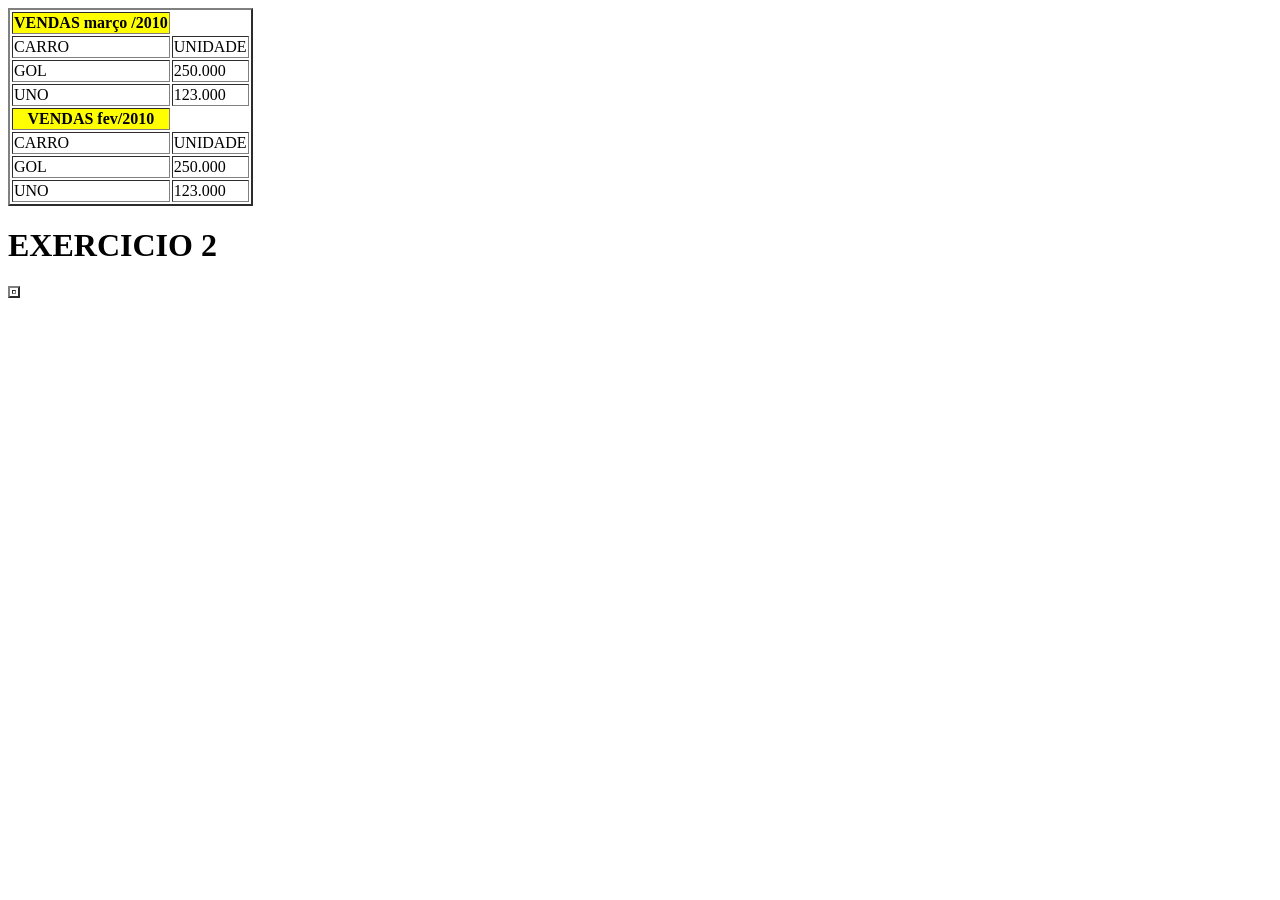
<file: index.html>
<!DOCTYPE html>
<html lang="pt-br">
<head>
    <meta charset="UTF-8">
    <meta name="viewport" content="width=device-width, initial-scale=1.0">
    <title>Tabelas</title>
</head>
<style>
    #carro{
        background-color: yellow;
    }
</style>
<body>
     <table border="2px">
        
        <tr> 
            <th id="carro" colspan="">VENDAS março /2010</th>
        </tr>
        <tr>
            <td class="subtitulo">CARRO</td>
            <td class="subtitulo">UNIDADE</td>

        </tr>
        <tr>
            <td>GOL</td>
            <td>250.000</td>
        </tr>

        <tr>
            <td>UNO</td>
            <td>123.000</td>
        </tr>
         
        <tr> 
            <th id="carro" colspan="">VENDAS fev/2010</th>
        </tr>
        <tr>
            <td class="subtitulo">CARRO</td>
            <td class="subtitulo">UNIDADE</td>

        </tr>
        <tr>
            <td>GOL</td>
            <td>250.000</td>
        </tr>

        <tr>
            <td>UNO</td>
            <td>123.000</td>
        </tr>
     </table>
     <h1>EXERCICIO 2</h1>
     <table border="2px">     
        <tr>
            <th></th>
        </tr>
     </table>
</body>
</html>
</file>
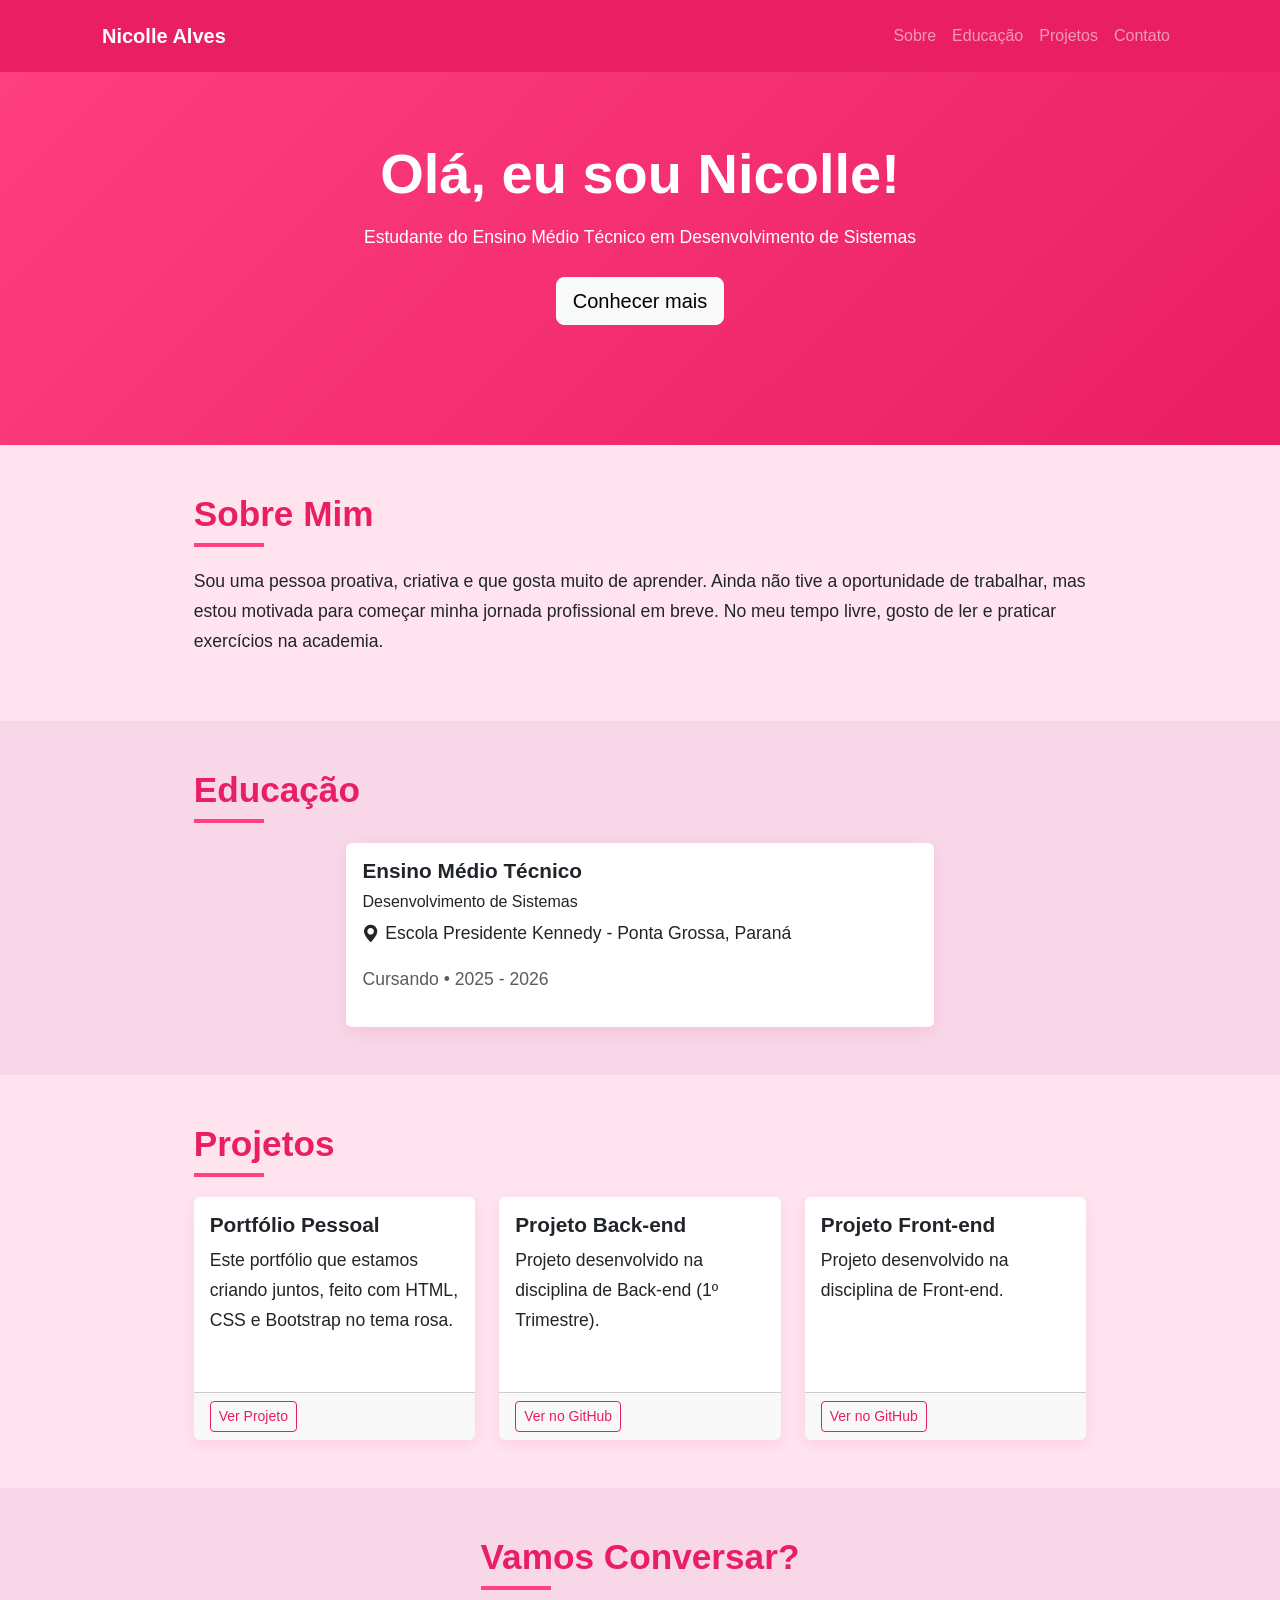
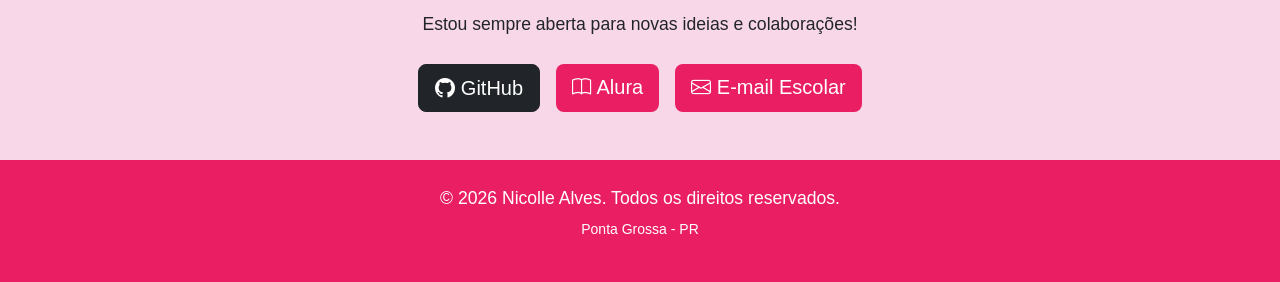
<file: atividadec.html>
<!DOCTYPE html>
<html lang="pt-BR">
<head>
    <meta charset="UTF-8">
    <meta name="viewport" content="width=device-width, initial-scale=1.0">
    <title>Nicolle Alves | Portfólio</title>
    
    <link href="https://cdn.jsdelivr.net/npm/bootstrap@5.3.3/dist/css/bootstrap.min.css" rel="stylesheet">
    <link href="https://cdn.jsdelivr.net/npm/bootstrap-icons@1.11.3/font/bootstrap-icons.min.css" rel="stylesheet">
    
    <style>
        body {
            font-family: 'Segoe UI', Tahoma, Geneva, Verdana, sans-serif;
            background-color: #ffe4f0; /* Fundo rosa mais escuro */
        }
        
        .navbar {
            background-color: #e91e63;
            padding: 1rem 0;
        }
        
        .hero {
            background: linear-gradient(135deg, #ff4081, #e91e63);
            color: white;
            padding: 140px 0 120px 0;
            text-align: center;
        }
        
        .section-title {
            color: #e91e63;
            font-weight: 700;           /* Fonte mais grossa */
            font-size: 2.2rem;
            position: relative;
            display: inline-block;
            margin-bottom: 2rem;
        }
        
        .section-title:after {
            content: '';
            position: absolute;
            width: 70px;
            height: 4px;
            background: #ff4081;
            bottom: -12px;
            left: 0;                    /* Alinhado à esquerda */
        }
        
        .lead, p {
            font-size: 1.1rem;
            line-height: 1.7;
            font-weight: 500;           /* Texto um pouco mais grosso */
        }
        
        .card {
            transition: all 0.3s ease;
            border: none;
            box-shadow: 0 5px 15px rgba(233, 30, 99, 0.1);
            height: 100%;
        }
        
        .card:hover {
            transform: translateY(-10px);
            box-shadow: 0 15px 25px rgba(233, 30, 99, 0.2);
        }
        
        .card-title {
            font-weight: 700;
            font-size: 1.3rem;
        }
        
        .btn-primary {
            background-color: #e91e63;
            border: none;
        }
        
        .btn-outline-pink {
            color: #e91e63;
            border-color: #e91e63;
        }
        
        .btn-outline-pink:hover {
            background-color: #e91e63;
            color: white;
        }
        
        footer {
            background-color: #e91e63;
            color: white;
        }

        /* Ajustes para dar sensação de site maior */
        .container {
            max-width: 1100px;
        }
        
        section {
            padding: 80px 0;
        }
    </style>
</head>
<body>

    <!-- Navbar -->
    <nav class="navbar navbar-expand-lg navbar-dark fixed-top">
        <div class="container">
            <a class="navbar-brand fw-bold" href="#">Nicolle Alves</a>
            <button class="navbar-toggler" type="button" data-bs-toggle="collapse" data-bs-target="#navbarNav">
                <span class="navbar-toggler-icon"></span>
            </button>
            <div class="collapse navbar-collapse" id="navbarNav">
                <ul class="navbar-nav ms-auto">
                    <li class="nav-item"><a class="nav-link" href="#sobre">Sobre</a></li>
                    <li class="nav-item"><a class="nav-link" href="#educacao">Educação</a></li>
                    <li class="nav-item"><a class="nav-link" href="#projetos">Projetos</a></li>
                    <li class="nav-item"><a class="nav-link" href="#contato">Contato</a></li>
                </ul>
            </div>
        </div>
    </nav>

    <!-- Hero -->
    <section id="hero" class="hero">
        <div class="container">
            <h1 class="display-4 fw-bold mb-3">Olá, eu sou Nicolle!</h1>
            <p class="lead mb-4">Estudante do Ensino Médio Técnico em Desenvolvimento de Sistemas</p>
            <a href="#sobre" class="btn btn-light btn-lg">Conhecer mais</a>
        </div>
    </section>

    <!-- Sobre -->
    <section id="sobre" class="py-5">
        <div class="container">
            <div class="row">
                <div class="col-lg-10 mx-auto">
                    <h2 class="section-title">Sobre Mim</h2>
                    <p class="lead">
                        Sou uma pessoa proativa, criativa e que gosta muito de aprender. 
                        Ainda não tive a oportunidade de trabalhar, mas estou motivada para começar 
                        minha jornada profissional em breve. No meu tempo livre, gosto de ler e praticar exercícios na academia.
                    </p>
                </div>
            </div>
        </div>
    </section>

    <!-- Educação -->
    <section id="educacao" class="py-5" style="background-color: #f8d7e8;">
        <div class="container">
            <div class="row">
                <div class="col-lg-10 mx-auto">
                    <h2 class="section-title">Educação</h2>
                    <div class="row justify-content-center">
                        <div class="col-md-8">
                            <div class="card">
                                <div class="card-body">
                                    <h5 class="card-title">Ensino Médio Técnico</h5>
                                    <h6 class="text-pink">Desenvolvimento de Sistemas</h6>
                                    <p><i class="bi bi-geo-alt-fill"></i> Escola Presidente Kennedy - Ponta Grossa, Paraná</p>
                                    <p class="text-muted">Cursando • 2025 - 2026</p>
                                </div>
                            </div>
                        </div>
                    </div>
                </div>
            </div>
        </div>
    </section>

    <!-- Projetos -->
    <section id="projetos" class="py-5">
        <div class="container">
            <div class="row">
                <div class="col-lg-10 mx-auto">
                    <h2 class="section-title">Projetos</h2>
                    <div class="row g-4">

                        <!-- Projeto 1 -->
                        <div class="col-md-6 col-lg-4">
                            <div class="card h-100">
                                <div class="card-body">
                                    <h5 class="card-title">Portfólio Pessoal</h5>
                                    <p class="card-text">Este portfólio que estamos criando juntos, feito com HTML, CSS e Bootstrap no tema rosa.</p>
                                    <span class="badge bg-pink me-1">HTML5</span>
                                    <span class="badge bg-pink me-1">CSS3</span>
                                    <span class="badge bg-pink">Bootstrap</span>
                                </div>
                                <div class="card-footer">
                                    <a href="#" class="btn btn-outline-pink btn-sm">Ver Projeto</a>
                                </div>
                            </div>
                        </div>

                        <!-- Projeto 2 -->
                        <div class="col-md-6 col-lg-4">
                            <div class="card h-100">
                                <div class="card-body">
                                    <h5 class="card-title">Projeto Back-end</h5>
                                    <p class="card-text">Projeto desenvolvido na disciplina de Back-end (1º Trimestre).</p>
                                    <span class="badge bg-pink">Back-end</span>
                                </div>
                                <div class="card-footer">
                                    <a href="https://github.com/NicolleAlvesS/1tri-projeto2" target="_blank" class="btn btn-outline-pink btn-sm">
                                        Ver no GitHub
                                    </a>
                                </div>
                            </div>
                        </div>

                        <!-- Projeto 3 -->
                        <div class="col-md-6 col-lg-4">
                            <div class="card h-100">
                                <div class="card-body">
                                    <h5 class="card-title">Projeto Front-end</h5>
                                    <p class="card-text">Projeto desenvolvido na disciplina de Front-end.</p>
                                    <span class="badge bg-pink">Front-end</span>
                                </div>
                                <div class="card-footer">
                                    <a href="https://github.com/NicolleAlvesS/FRONT-END/blob/main/front.html" target="_blank" class="btn btn-outline-pink btn-sm">
                                        Ver no GitHub
                                    </a>
                                </div>
                            </div>
                        </div>

                    </div>
                </div>
            </div>
        </div>
    </section>

    <!-- Contato -->
    <section id="contato" class="py-5" style="background-color: #f8d7e8;">
        <div class="container">
            <div class="row">
                <div class="col-lg-10 mx-auto text-center">
                    <h2 class="section-title">Vamos Conversar?</h2>
                    <p class="lead mb-4">Estou sempre aberta para novas ideias e colaborações!</p>
                    
                    <div class="d-flex justify-content-center gap-3 flex-wrap">
                        <a href="https://github.com/NicolleAlvesS" target="_blank" class="btn btn-dark btn-lg">
                            <i class="bi bi-github"></i> GitHub
                        </a>
                        <a href="https://cursos.alura.com.br/user/nicolle-alves-silva" target="_blank" class="btn btn-primary btn-lg">
                            <i class="bi bi-book"></i> Alura
                        </a>
                        <a href="mailto:nicolle.alves.silva@escola.pr.gov.br" class="btn btn-primary btn-lg">
                            <i class="bi bi-envelope"></i> E-mail Escolar
                        </a>
                    </div>
                </div>
            </div>
        </div>
    </section>

    <!-- Footer -->
    <footer class="py-4 text-center">
        <div class="container">
            <p class="mb-1">&copy; 2026 Nicolle Alves. Todos os direitos reservados.</p>
            <p class="small">Ponta Grossa - PR</p>
        </div>
    </footer>

    <script src="https://cdn.jsdelivr.net/npm/bootstrap@5.3.3/dist/js/bootstrap.bundle.min.js"></script>
    
    <script>
        document.querySelectorAll('a[href^="#"]').forEach(anchor => {
            anchor.addEventListener('click', function(e) {
                if(this.getAttribute('href') !== '#'){
                    e.preventDefault();
                    const target = document.querySelector(this.getAttribute('href'));
                    if(target){
                        window.scrollTo({
                            top: target.offsetTop - 80,
                            behavior: 'smooth'
                        });
                    }
                }
            });
        });
    </script>
</body>
</html>
</file>
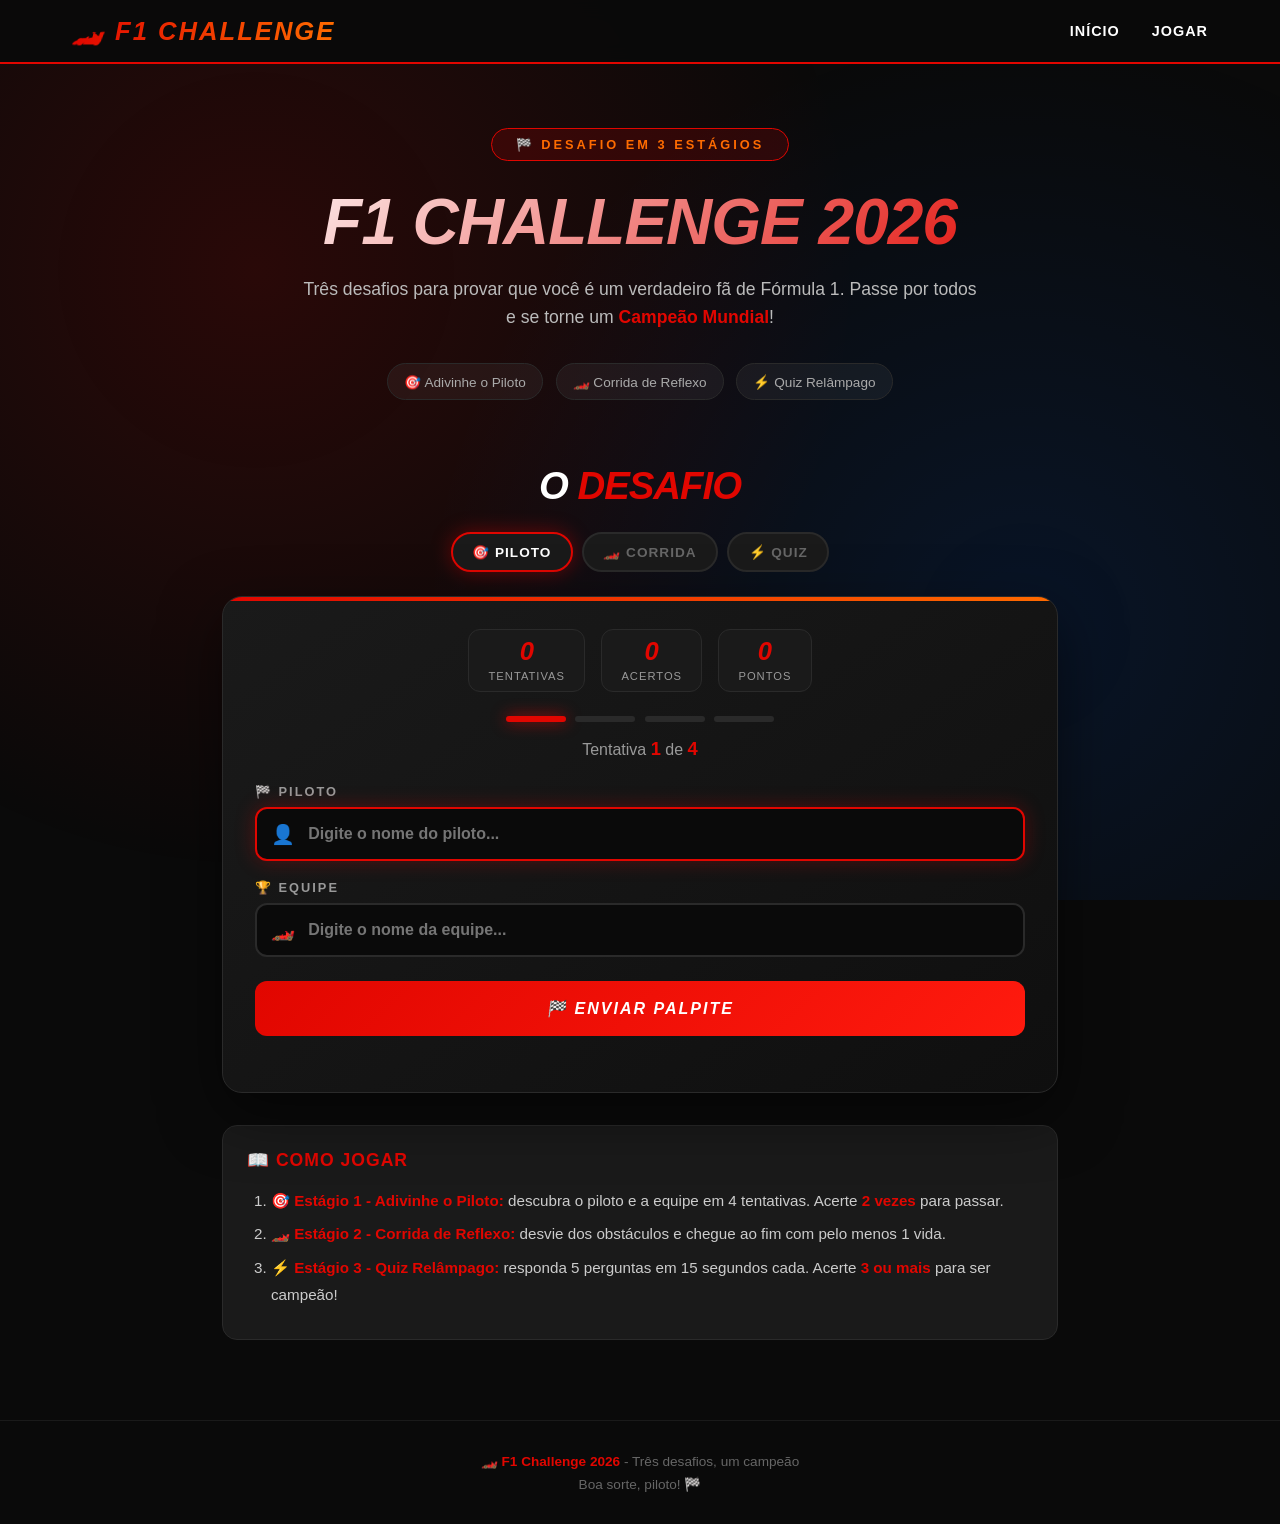
<file: formulaum.html>
<!DOCTYPE html>
<html lang="pt-BR">
<head>
<meta charset="UTF-8">
<meta name="viewport" content="width=device-width, initial-scale=1.0">
<title>F1 Challenge 2026</title>
<style>
  * { margin: 0; padding: 0; box-sizing: border-box; }

  body {
    font-family: 'Segoe UI', Tahoma, sans-serif;
    background: #0a0a0a;
    color: #fff;
    min-height: 100vh;
    overflow-x: hidden;
  }

  body::before {
    content: '';
    position: fixed;
    inset: 0;
    background:
      radial-gradient(circle at 20% 30%, rgba(225,6,0,0.15) 0%, transparent 50%),
      radial-gradient(circle at 80% 70%, rgba(0,100,255,0.12) 0%, transparent 50%);
    z-index: -1;
    pointer-events: none;
  }

  .header {
    position: sticky;
    top: 0;
    background: rgba(10,10,10,0.95);
    backdrop-filter: blur(10px);
    padding: 1rem 0;
    border-bottom: 2px solid #e10600;
    z-index: 100;
  }
  .nav {
    display: flex;
    justify-content: space-between;
    align-items: center;
    max-width: 1200px;
    margin: 0 auto;
    padding: 0 2rem;
  }
  .logo {
    font-size: 1.6rem;
    font-weight: 900;
    font-style: italic;
    letter-spacing: 2px;
    background: linear-gradient(90deg, #e10600, #ff6b00);
    -webkit-background-clip: text;
    -webkit-text-fill-color: transparent;
    background-clip: text;
  }
  .nav-links { display: flex; gap: 2rem; list-style: none; }
  .nav-links a {
    color: #fff;
    text-decoration: none;
    font-weight: 600;
    font-size: 0.9rem;
    letter-spacing: 1px;
    text-transform: uppercase;
    transition: color 0.3s;
  }
  .nav-links a:hover { color: #e10600; }

  .hero {
    padding: 4rem 2rem 2rem;
    text-align: center;
    max-width: 900px;
    margin: 0 auto;
  }
  .hero-badge {
    display: inline-block;
    padding: 0.5rem 1.5rem;
    background: rgba(225,6,0,0.15);
    border: 1px solid #e10600;
    border-radius: 50px;
    color: #ff6b00;
    font-weight: 700;
    letter-spacing: 3px;
    font-size: 0.8rem;
    margin-bottom: 1.5rem;
    text-transform: uppercase;
  }
  .hero h1 {
    font-size: clamp(2rem, 6vw, 4rem);
    font-weight: 900;
    font-style: italic;
    text-transform: uppercase;
    letter-spacing: -1px;
    margin-bottom: 1rem;
    background: linear-gradient(135deg, #fff 0%, #e10600 100%);
    -webkit-background-clip: text;
    -webkit-text-fill-color: transparent;
    background-clip: text;
  }
  .hero p {
    font-size: 1.1rem;
    color: #bbb;
    line-height: 1.6;
    max-width: 680px;
    margin: 0 auto;
  }
  .hero p strong { color: #e10600; }

  .stages-preview {
    display: flex;
    justify-content: center;
    gap: 0.8rem;
    margin-top: 2rem;
    flex-wrap: wrap;
  }
  .stage-preview-item {
    display: flex;
    align-items: center;
    gap: 0.5rem;
    padding: 0.6rem 1rem;
    background: rgba(255,255,255,0.05);
    border: 1px solid #2a2a2a;
    border-radius: 50px;
    font-size: 0.85rem;
    color: #aaa;
  }

  .game-section {
    padding: 2rem 2rem 5rem;
    max-width: 900px;
    margin: 0 auto;
  }

  .section-title {
    text-align: center;
    font-size: clamp(1.6rem, 4vw, 2.4rem);
    font-weight: 900;
    font-style: italic;
    text-transform: uppercase;
    margin-bottom: 1.5rem;
    letter-spacing: -1px;
  }
  .section-title span { color: #e10600; }

  .stages-bar {
    display: flex;
    justify-content: center;
    gap: 0.6rem;
    margin-bottom: 1.5rem;
    flex-wrap: wrap;
  }
  .stage-chip {
    display: flex;
    align-items: center;
    gap: 0.5rem;
    padding: 0.6rem 1.2rem;
    background: #1a1a1a;
    border: 2px solid #2a2a2a;
    border-radius: 50px;
    font-size: 0.85rem;
    font-weight: 700;
    text-transform: uppercase;
    letter-spacing: 1px;
    color: #666;
    transition: all 0.3s;
  }
  .stage-chip.active {
    border-color: #e10600;
    color: #fff;
    box-shadow: 0 0 20px rgba(225,6,0,0.4);
  }
  .stage-chip.done {
    border-color: #00d26a;
    color: #00d26a;
  }
  .stage-chip.done::before {
    content: '✓';
    font-weight: 900;
  }

  .game-card {
    background: linear-gradient(145deg, #1a1a1a, #0f0f0f);
    border: 1px solid #2a2a2a;
    border-radius: 20px;
    padding: 2rem;
    box-shadow: 0 20px 60px rgba(0,0,0,0.5);
    position: relative;
    overflow: hidden;
  }
  .game-card::before {
    content: '';
    position: absolute;
    top: 0; left: 0; right: 0;
    height: 4px;
    background: linear-gradient(90deg, #e10600, #ff6b00, #e10600);
    background-size: 200% 100%;
    animation: gradientShift 3s linear infinite;
  }
  @keyframes gradientShift {
    0% { background-position: 0% 0; }
    100% { background-position: 200% 0; }
  }

  .stats-container {
    display: flex;
    justify-content: center;
    gap: 1rem;
    margin-bottom: 1.5rem;
    flex-wrap: wrap;
  }
  .stat-item {
    text-align: center;
    padding: 0.6rem 1.2rem;
    background: #1a1a1a;
    border: 1px solid #2a2a2a;
    border-radius: 12px;
    min-width: 90px;
  }
  .stat-value {
    font-size: 1.6rem;
    font-weight: 900;
    font-style: italic;
    color: #e10600;
    line-height: 1;
  }
  .stat-label {
    font-size: 0.7rem;
    color: #999;
    text-transform: uppercase;
    letter-spacing: 1px;
    margin-top: 0.3rem;
  }

  .progress-container {
    display: flex;
    justify-content: center;
    gap: 0.6rem;
    margin-bottom: 1rem;
  }
  .progress-dot {
    width: 60px;
    height: 6px;
    background: #2a2a2a;
    border-radius: 3px;
    transition: all 0.3s;
  }
  .progress-dot.active {
    background: #e10600;
    box-shadow: 0 0 15px rgba(225,6,0,0.8);
  }
  .progress-dot.wrong { background: #444; }
  .progress-dot.correct {
    background: #00d26a;
    box-shadow: 0 0 15px rgba(0,210,106,0.8);
  }

  .attempts-info {
    text-align: center;
    margin-bottom: 1.5rem;
    color: #999;
    font-size: 1rem;
  }
  .attempts-info strong { color: #e10600; font-size: 1.15rem; }

  .inputs-container {
    display: flex;
    flex-direction: column;
    gap: 1.2rem;
    margin-bottom: 1.5rem;
  }
  .input-label {
    display: block;
    font-size: 0.8rem;
    text-transform: uppercase;
    letter-spacing: 2px;
    color: #999;
    margin-bottom: 0.5rem;
    font-weight: 700;
  }
  .input-wrapper {
    position: relative;
    display: flex;
    align-items: center;
  }
  .input-icon {
    position: absolute;
    left: 1rem;
    font-size: 1.2rem;
    pointer-events: none;
    z-index: 2;
  }
  .game-input {
    width: 100%;
    padding: 1rem 1rem 1rem 3.2rem;
    background: #0a0a0a;
    border: 2px solid #2a2a2a;
    border-radius: 12px;
    color: #fff;
    font-size: 1rem;
    font-weight: 600;
    transition: all 0.3s;
    font-family: inherit;
  }
  .game-input:focus {
    outline: none;
    border-color: #e10600;
    box-shadow: 0 0 20px rgba(225,6,0,0.3);
  }
  .game-input:disabled { opacity: 0.5; cursor: not-allowed; }

  .autocomplete {
    position: absolute;
    top: 100%;
    left: 0;
    right: 0;
    background: #1a1a1a;
    border: 2px solid #e10600;
    border-top: none;
    border-radius: 0 0 12px 12px;
    max-height: 200px;
    overflow-y: auto;
    z-index: 100;
    display: none;
  }
  .autocomplete.show { display: block; }
  .autocomplete-item {
    padding: 0.7rem 1rem 0.7rem 3.2rem;
    cursor: pointer;
    transition: background 0.2s;
    font-weight: 500;
  }
  .autocomplete-item:hover { background: #e10600; }

  .guess-btn {
    width: 100%;
    padding: 1.1rem;
    background: linear-gradient(135deg, #e10600, #ff1a0e);
    color: white;
    border: none;
    border-radius: 12px;
    font-size: 1rem;
    font-weight: 900;
    font-style: italic;
    letter-spacing: 2px;
    text-transform: uppercase;
    cursor: pointer;
    transition: all 0.3s;
    font-family: inherit;
  }
  .guess-btn:hover:not(:disabled) {
    transform: translateY(-2px);
    box-shadow: 0 10px 30px rgba(225,6,0,0.5);
  }
  .guess-btn:disabled { opacity: 0.5; cursor: not-allowed; }

  .feedback { margin-top: 1.5rem; }
  .feedback-card {
    padding: 1rem 1.2rem;
    border-radius: 12px;
    border-left: 4px solid;
    background: #0a0a0a;
    margin-bottom: 0.8rem;
    animation: fadeIn 0.4s;
  }
  @keyframes fadeIn {
    from { opacity: 0; transform: translateY(10px); }
    to { opacity: 1; transform: translateY(0); }
  }
  .feedback-card.correct {
    border-color: #00d26a;
    background: rgba(0,210,106,0.08);
  }
  .feedback-card.wrong {
    border-color: #e10600;
    background: rgba(225,6,0,0.08);
  }
  .feedback-card.hint {
    border-color: #ffb800;
    background: rgba(255,184,0,0.08);
  }
  .feedback-title {
    font-weight: 700;
    margin-bottom: 0.3rem;
    font-size: 0.95rem;
  }
  .feedback-text {
    color: #ccc;
    font-size: 0.9rem;
    line-height: 1.5;
  }
  .feedback-text strong { color: #fff; }

  /* ====== STAGE 2: CORRIDA ====== */
  #raceCanvas {
    display: block;
    margin: 0 auto;
    background: #1a1a1a;
    border: 2px solid #e10600;
    border-radius: 12px;
    max-width: 100%;
    cursor: none;
    touch-action: none;
  }
  .race-instructions {
    text-align: center;
    color: #999;
    font-size: 0.9rem;
    margin-top: 1rem;
    line-height: 1.5;
  }
  .race-instructions strong { color: #e10600; }

  .race-overlay {
    position: absolute;
    inset: 0;
    background: rgba(0,0,0,0.9);
    display: none;
    justify-content: center;
    align-items: center;
    flex-direction: column;
    z-index: 10;
    border-radius: 12px;
    text-align: center;
    padding: 2rem;
  }
  .race-overlay.show { display: flex; }
  .race-overlay-title {
    font-size: 2rem;
    font-weight: 900;
    font-style: italic;
    text-transform: uppercase;
    margin-bottom: 1rem;
    color: #e10600;
  }
  .race-overlay-text {
    color: #ccc;
    margin-bottom: 1.5rem;
    font-size: 1rem;
    line-height: 1.5;
  }
  .race-wrapper {
    position: relative;
    max-width: 700px;
    margin: 0 auto;
  }

  /* ====== STAGE 3: QUIZ ====== */
  .quiz-timer {
    font-size: 2rem;
    font-weight: 900;
    font-style: italic;
    color: #e10600;
    text-align: center;
    padding: 0.5rem 1.5rem;
    background: #1a1a1a;
    border: 2px solid #e10600;
    border-radius: 12px;
    min-width: 100px;
    margin: 0 auto 1.5rem;
    display: block;
    width: fit-content;
    transition: all 0.3s;
  }
  .quiz-timer.warning {
    color: #ff6b00;
    border-color: #ff6b00;
    animation: pulse 0.5s infinite;
  }
  .quiz-timer.danger {
    color: #fff;
    background: #e10600;
    border-color: #e10600;
    animation: pulse 0.3s infinite;
  }
  @keyframes pulse {
    0%, 100% { transform: scale(1); }
    50% { transform: scale(1.08); }
  }

  .quiz-question {
    font-size: 1.3rem;
    font-weight: 700;
    text-align: center;
    margin-bottom: 2rem;
    line-height: 1.5;
    padding: 1.5rem;
    background: #0a0a0a;
    border-radius: 12px;
    border: 1px solid #2a2a2a;
  }

  .quiz-options {
    display: grid;
    grid-template-columns: 1fr 1fr;
    gap: 1rem;
    margin-bottom: 1.5rem;
  }
  @media (max-width: 600px) {
    .quiz-options { grid-template-columns: 1fr; }
  }

  .quiz-option {
    padding: 1.2rem;
    background: #0a0a0a;
    border: 2px solid #2a2a2a;
    border-radius: 12px;
    color: #fff;
    font-size: 1rem;
    font-weight: 600;
    cursor: pointer;
    transition: all 0.2s;
    font-family: inherit;
    text-align: left;
  }
  .quiz-option:hover:not(:disabled) {
    border-color: #e10600;
    transform: translateY(-2px);
    box-shadow: 0 8px 20px rgba(225,6,0,0.3);
  }
  .quiz-option:disabled { cursor: not-allowed; }
  .quiz-option.correct {
    background: rgba(0,210,106,0.15);
    border-color: #00d26a;
    color: #00d26a;
  }
  .quiz-option.wrong {
    background: rgba(225,6,0,0.15);
    border-color: #e10600;
    color: #e10600;
    opacity: 0.6;
  }

  .quiz-score-info {
    text-align: center;
    color: #999;
    font-size: 0.95rem;
    margin-bottom: 1rem;
  }
  .quiz-score-info strong { color: #fff; }

  .result-container {
    display: none;
    text-align: center;
    padding: 1.5rem 0;
  }
  .result-container.show {
    display: block;
    animation: fadeIn 0.5s;
  }
  .result-emoji { font-size: 4rem; margin-bottom: 0.8rem; }
  .result-title {
    font-size: 1.8rem;
    font-weight: 900;
    font-style: italic;
    text-transform: uppercase;
    margin-bottom: 1rem;
  }
  .result-title.win { color: #00d26a; }
  .result-title.lose { color: #e10600; }
  .result-text {
    color: #ccc;
    font-size: 1rem;
    margin-bottom: 1.5rem;
  }
  .result-answer {
    background: #1a1a1a;
    border: 2px solid #2a2a2a;
    border-radius: 12px;
    padding: 1.2rem;
    margin-bottom: 1.5rem;
  }
  .result-answer-label {
    font-size: 0.75rem;
    color: #999;
    text-transform: uppercase;
    letter-spacing: 2px;
    margin-bottom: 0.4rem;
  }
  .result-answer-value {
    font-size: 1.4rem;
    font-weight: 900;
    font-style: italic;
    color: #e10600;
  }
  .result-answer-team {
    font-size: 1rem;
    color: #ff6b00;
    margin-top: 0.3rem;
    font-weight: 600;
  }
  .result-details {
    display: flex;
    justify-content: center;
    gap: 0.6rem;
    flex-wrap: wrap;
    margin-bottom: 1.5rem;
  }
  .detail-chip {
    padding: 0.4rem 0.9rem;
    background: #1a1a1a;
    border: 1px solid #2a2a2a;
    border-radius: 50px;
    font-size: 0.85rem;
    color: #ccc;
  }
  .detail-chip strong { color: #fff; }

  .next-btn {
    padding: 1rem 2.5rem;
    background: linear-gradient(135deg, #e10600, #ff1a0e);
    color: white;
    border: none;
    border-radius: 12px;
    font-size: 0.95rem;
    font-weight: 900;
    font-style: italic;
    letter-spacing: 2px;
    text-transform: uppercase;
    cursor: pointer;
    transition: all 0.3s;
    font-family: inherit;
  }
  .next-btn:hover {
    transform: translateY(-2px);
    box-shadow: 0 10px 30px rgba(225,6,0,0.5);
  }

  .phase-transition {
    display: none;
    text-align: center;
    padding: 2rem 0;
  }
  .phase-transition.show {
    display: block;
    animation: fadeIn 0.5s;
  }
  .phase-transition-emoji {
    font-size: 4rem;
    margin-bottom: 1rem;
    animation: bounce 1s ease infinite;
  }
  @keyframes bounce {
    0%, 100% { transform: translateY(0); }
    50% { transform: translateY(-15px); }
  }
  .phase-transition-title {
    font-size: 1.6rem;
    font-weight: 900;
    font-style: italic;
    text-transform: uppercase;
    color: #ff6b00;
    margin-bottom: 0.8rem;
  }
  .phase-transition-text {
    color: #ccc;
    font-size: 1rem;
    margin-bottom: 1.5rem;
    line-height: 1.6;
  }

  .how-to-play {
    margin-top: 2rem;
    padding: 1.5rem;
    background: #1a1a1a;
    border-radius: 15px;
    border: 1px solid #2a2a2a;
  }
  .how-to-play h3 {
    font-size: 1.1rem;
    margin-bottom: 1rem;
    color: #e10600;
    text-transform: uppercase;
    letter-spacing: 1px;
  }
  .how-to-play ol {
    padding-left: 1.5rem;
    color: #ccc;
    line-height: 1.8;
    font-size: 0.95rem;
  }
  .how-to-play li { margin-bottom: 0.4rem; }
  .how-to-play strong { color: #e10600; }

  .footer {
    padding: 2rem;
    text-align: center;
    border-top: 1px solid #1a1a1a;
    color: #666;
    font-size: 0.85rem;
  }
  .footer strong { color: #e10600; }

  .flags-overlay {
    position: fixed;
    inset: 0;
    pointer-events: none;
    z-index: 60;
    opacity: 0;
    overflow: hidden;
    transition: opacity 0.3s;
  }
  .flags-overlay.show { opacity: 1; }

  .flag {
    position: absolute;
    width: 120px;
    height: 80px;
    background:
      linear-gradient(45deg, #000 25%, transparent 25%) 0 0 / 40px 40px,
      linear-gradient(-45deg, #000 25%, transparent 25%) 0 20px / 40px 40px,
      linear-gradient(45deg, transparent 75%, #000 75%) 20px -20px / 40px 40px,
      linear-gradient(-45deg, transparent 75%, #000 75%) -20px 0 / 40px 40px;
    background-color: #fff;
    border: 3px solid #000;
    border-radius: 4px;
    box-shadow: 0 0 30px rgba(255,255,255,0.4);
    opacity: 0;
    animation: flagFly 3s ease-in-out forwards;
  }
  @keyframes flagFly {
    0% { opacity: 0; transform: translateX(-200px) rotate(-20deg) scale(0.5); }
    15% { opacity: 1; transform: translateX(10vw) rotate(-15deg) scale(1.1); }
    30% { transform: translateX(30vw) rotate(-5deg) scale(1); }
    50% { transform: translateX(50vw) rotate(5deg) scale(1.1); }
    70% { transform: translateX(70vw) rotate(10deg) scale(1); }
    85% { opacity: 1; transform: translateX(90vw) rotate(20deg) scale(1.1); }
    100% { opacity: 0; transform: translateX(110vw) rotate(30deg) scale(0.8); }
  }

  .confetti {
    position: absolute;
    width: 12px;
    height: 12px;
    opacity: 0;
    animation: confettiFall 3s linear forwards;
  }
  @keyframes confettiFall {
    0% { opacity: 1; transform: translateY(-100px) rotate(0deg); }
    100% { opacity: 0; transform: translateY(110vh) rotate(720deg); }
  }

  .success-flash {
    position: fixed;
    inset: 0;
    background: radial-gradient(circle, rgba(0,210,106,0.4), transparent 70%);
    pointer-events: none;
    z-index: 55;
    opacity: 0;
    animation: successFlash 1s ease-out;
  }
  @keyframes successFlash {
    0% { opacity: 0; }
    30% { opacity: 1; }
    100% { opacity: 0; }
  }

  @media (max-width: 600px) {
    .nav-links { display: none; }
    .game-card { padding: 1.2rem; }
    .progress-dot { width: 40px; }
    .stat-item { min-width: 75px; padding: 0.5rem 0.8rem; }
    .stat-value { font-size: 1.3rem; }
    .flag { width: 80px; height: 55px; }
    .stage-chip { padding: 0.4rem 0.9rem; font-size: 0.75rem; }
  }
</style>
</head>
<body>

<header class="header">
  <nav class="nav">
    <div class="logo">🏎️ F1 CHALLENGE</div>
    <ul class="nav-links">
      <li><a href="#home">Início</a></li>
      <li><a href="#game">Jogar</a></li>
    </ul>
  </nav>
</header>

<section class="hero" id="home">
  <div class="hero-badge">🏁 Desafio em 3 Estágios</div>
  <h1>F1 Challenge 2026</h1>
  <p>Três desafios para provar que você é um verdadeiro fã de Fórmula 1. Passe por todos e se torne um <strong>Campeão Mundial</strong>!</p>
  <div class="stages-preview">
    <div class="stage-preview-item">🎯 Adivinhe o Piloto</div>
    <div class="stage-preview-item">🏎️ Corrida de Reflexo</div>
    <div class="stage-preview-item">⚡ Quiz Relâmpago</div>
  </div>
</section>

<section class="game-section" id="game">
  <h2 class="section-title">O <span>Desafio</span></h2>

  <div class="stages-bar">
    <div class="stage-chip active" id="chip1">🎯 Piloto</div>
    <div class="stage-chip" id="chip2">🏎️ Corrida</div>
    <div class="stage-chip" id="chip3">⚡ Quiz</div>
  </div>

  <div class="game-card">
    <div class="stats-container">
      <div class="stat-item">
        <div class="stat-value" id="statAttempts">0</div>
        <div class="stat-label">Tentativas</div>
      </div>
      <div class="stat-item">
        <div class="stat-value" id="statCorrect">0</div>
        <div class="stat-label">Acertos</div>
      </div>
      <div class="stat-item">
        <div class="stat-value" id="statScore">0</div>
        <div class="stat-label">Pontos</div>
      </div>
    </div>

    <!-- ESTÁGIO 1 -->
    <div id="stage1">
      <div class="progress-container" id="progressContainer">
        <div class="progress-dot active"></div>
        <div class="progress-dot"></div>
        <div class="progress-dot"></div>
        <div class="progress-dot"></div>
      </div>

      <div class="attempts-info">
        Tentativa <strong id="currentAttempt">1</strong> de <strong>4</strong>
      </div>

      <div class="inputs-container" id="inputsContainer">
        <div>
          <label class="input-label">🏁 Piloto</label>
          <div class="input-wrapper">
            <span class="input-icon">👤</span>
            <input type="text" class="game-input" id="pilotInput" placeholder="Digite o nome do piloto..." autocomplete="off">
            <div class="autocomplete" id="pilotAutocomplete"></div>
          </div>
        </div>

        <div>
          <label class="input-label">🏆 Equipe</label>
          <div class="input-wrapper">
            <span class="input-icon">🏎️</span>
            <input type="text" class="game-input" id="teamInput" placeholder="Digite o nome da equipe..." autocomplete="off">
            <div class="autocomplete" id="teamAutocomplete"></div>
          </div>
        </div>
      </div>

      <button class="guess-btn" id="guessBtn">🏁 Enviar Palpite</button>

      <div class="feedback" id="feedback"></div>
      <div class="result-container" id="resultContainer"></div>
      <div class="phase-transition" id="stage1Transition"></div>
    </div>

    <!-- ESTÁGIO 2 -->
    <div id="stage2" style="display:none;">
      <div class="race-wrapper">
        <canvas id="raceCanvas" width="700" height="500"></canvas>
        <div class="race-overlay" id="raceOverlay">
          <div class="race-overlay-title" id="raceOverlayTitle">🏎️ Corrida de Reflexo</div>
          <div class="race-overlay-text" id="raceOverlayText">
            Use as <strong>setas ← →</strong> ou o <strong>mouse</strong> para desviar dos cones e chegar à linha de chegada!<br>
            Você tem <strong>3 vidas</strong>.
          </div>
          <button class="next-btn" id="raceStartBtn">🏁 Iniciar Corrida</button>
        </div>
      </div>
      <div class="race-instructions">
        🏁 Desvie dos <strong>cones vermelhos</strong> e colete os <strong>trofeus dourados</strong> para ganhar pontos!
      </div>
    </div>

    <!-- ESTÁGIO 3 -->
    <div id="stage3" style="display:none;">
      <div class="quiz-timer" id="quizTimer">15</div>
      <div class="quiz-score-info">
        Pergunta <strong id="quizCurrent">1</strong> de <strong>5</strong> • Acertos: <strong id="quizScore">0</strong>
      </div>
      <div class="quiz-question" id="quizQuestion">Carregando...</div>
      <div class="quiz-options" id="quizOptions"></div>
      <div class="feedback" id="quizFeedback"></div>
      <div class="result-container" id="quizResult"></div>
    </div>

  </div>

  <div class="how-to-play">
    <h3>📖 Como Jogar</h3>
    <ol>
      <li><strong>🎯 Estágio 1 - Adivinhe o Piloto:</strong> descubra o piloto e a equipe em 4 tentativas. Acerte <strong>2 vezes</strong> para passar.</li>
      <li><strong>🏎️ Estágio 2 - Corrida de Reflexo:</strong> desvie dos obstáculos e chegue ao fim com pelo menos 1 vida.</li>
      <li><strong>⚡ Estágio 3 - Quiz Relâmpago:</strong> responda 5 perguntas em 15 segundos cada. Acerte <strong>3 ou mais</strong> para ser campeão!</li>
    </ol>
  </div>
</section>

<footer class="footer">
  <p>🏎️ <strong>F1 Challenge 2026</strong> - Três desafios, um campeão</p>
  <p style="margin-top:0.4rem;">Boa sorte, piloto! 🏁</p>
</footer>

<div class="flags-overlay" id="flagsOverlay"></div>

<script>
/* ============ GRID F1 2026 ============ */
const PILOTS = [
  { name: "Max Verstappen", team: "Red Bull Racing", nationality: "Holandês", number: 3 },
  { name: "Isack Hadjar", team: "Red Bull Racing", nationality: "Francês", number: 6 },
  { name: "George Russell", team: "Mercedes", nationality: "Britânico", number: 63 },
  { name: "Kimi Antonelli", team: "Mercedes", nationality: "Italiano", number: 12 },
  { name: "Charles Leclerc", team: "Ferrari", nationality: "Monegasco", number: 16 },
  { name: "Lewis Hamilton", team: "Ferrari", nationality: "Britânico", number: 44 },
  { name: "Lando Norris", team: "McLaren", nationality: "Britânico", number: 1 },
  { name: "Oscar Piastri", team: "McLaren", nationality: "Australiano", number: 81 },
  { name: "Fernando Alonso", team: "Aston Martin", nationality: "Espanhol", number: 14 },
  { name: "Lance Stroll", team: "Aston Martin", nationality: "Canadense", number: 18 },
  { name: "Pierre Gasly", team: "Alpine", nationality: "Francês", number: 10 },
  { name: "Franco Colapinto", team: "Alpine", nationality: "Argentino", number: 43 },
  { name: "Esteban Ocon", team: "Haas", nationality: "Francês", number: 31 },
  { name: "Oliver Bearman", team: "Haas", nationality: "Britânico", number: 87 },
  { name: "Gabriel Bortoleto", team: "Audi", nationality: "Brasileiro", number: 5 },
  { name: "Nico Hulkenberg", team: "Audi", nationality: "Alemão", number: 27 },
  { name: "Sergio Perez", team: "Cadillac", nationality: "Mexicano", number: 11 },
  { name: "Valtteri Bottas", team: "Cadillac", nationality: "Finlandês", number: 77 },
  { name: "Alexander Albon", team: "Williams", nationality: "Tailandês", number: 23 },
  { name: "Carlos Sainz", team: "Williams", nationality: "Espanhol", number: 55 },
  { name: "Liam Lawson", team: "Racing Bulls", nationality: "Neozelandês", number: 30 },
  { name: "Arvid Lindblad", team: "Racing Bulls", nationality: "Britânico", number: 41 }
];

const TEAMS = [
  "Red Bull Racing", "Mercedes", "Ferrari", "McLaren",
  "Aston Martin", "Alpine", "Haas", "Audi",
  "Cadillac", "Williams", "Racing Bulls"
];

const QUIZ_QUESTIONS = [
  { q: "Quem tem mais títulos mundiais na F1?", options: ["Lewis Hamilton", "Michael Schumacher", "Ayrton Senna", "Max Verstappen"], correct: 0 },
  { q: "Qual país sediou a primeira corrida da história da F1 (1950)?", options: ["Itália", "França", "Reino Unido", "Alemanha"], correct: 2 },
  { q: "Ayrton Senna conquistou quantos títulos mundiais?", options: ["1", "2", "3", "4"], correct: 2 },
  { q: "Qual equipe tem mais títulos de construtores na F1?", options: ["Ferrari", "McLaren", "Mercedes", "Williams"], correct: 0 },
  { q: "Quem foi o piloto mais jovem a vencer um GP de F1?", options: ["Sebastian Vettel", "Max Verstappen", "Lewis Hamilton", "Fernando Alonso"], correct: 1 },
  { q: "Qual circuito é conhecido como 'Templo da Velocidade'?", options: ["Mônaco", "Monza", "Spa-Francorchamps", "Silverstone"], correct: 1 },
  { q: "Em que ano Max Verstappen ganhou seu primeiro título?", options: ["2019", "2020", "2021", "2022"], correct: 2 },
  { q: "Quantos pilotos brasileiros venceram o mundial de F1?", options: ["1", "2", "3", "4"], correct: 1 },
  { q: "Qual equipe Michael Schumacher conquistou 5 títulos consecutivos?", options: ["Benetton", "Ferrari", "Mercedes", "McLaren"], correct: 1 },
  { q: "Qual é a duração máxima de uma corrida de F1 (regra atual)?", options: ["1h30", "2h", "2h30", "3h"], correct: 1 },
  { q: "Quantos pontos vale a vitória em um GP atualmente?", options: ["20", "23", "25", "26"], correct: 2 },
  { q: "Qual piloto correu pela Ferrari, Mercedes e McLaren na carreira?", options: ["Alain Prost", "Niki Lauda", "Lewis Hamilton", "Sebastian Vettel"], correct: 1 }
];

let currentStage = 1;
let stats = { attempts: 0, correct: 0, score: 0 };

let currentPilot = null;
let currentAttempt = 1;
let roundOver = false;
let usedPilotNames = [];
let stage1Correct = 0;
const MAX_ATTEMPTS = 4;
const STAGE1_WINS_NEEDED = 2;

const pilotInput = document.getElementById('pilotInput');
const teamInput = document.getElementById('teamInput');
const pilotAC = document.getElementById('pilotAutocomplete');
const teamAC = document.getElementById('teamAutocomplete');
const guessBtn = document.getElementById('guessBtn');
const feedbackEl = document.getElementById('feedback');
const resultEl = document.getElementById('resultContainer');
const stage1Transition = document.getElementById('stage1Transition');
const inputsContainer = document.getElementById('inputsContainer');
const progressContainer = document.getElementById('progressContainer');
const flagsOverlay = document.getElementById('flagsOverlay');

function normalize(str) {
  return String(str).toLowerCase().trim().normalize("NFD")
    .replace(/[\u0300-\u036f]/g, "").replace(/[^a-z0-9\s]/g, "").replace(/\s+/g, " ");
}
function similarity(a, b) {
  a = normalize(a); b = normalize(b);
  if (a === b) return 1;
  if (a.includes(b) || b.includes(a)) return 0.85;
  const wa = a.split(" ").filter(w => w.length > 1);
  const wb = b.split(" ").filter(w => w.length > 1);
  let matches = 0;
  wa.forEach(x => { if (wb.includes(x)) matches++; });
  return matches / Math.max(wa.length, wb.length, 1);
}
function pickRandomPilot() {
  let available = PILOTS.filter(p => !usedPilotNames.includes(p.name));
  if (available.length === 0) { usedPilotNames = []; available = PILOTS.slice(); }
  const p = available[Math.floor(Math.random() * available.length)];
  usedPilotNames.push(p.name);
  if (usedPilotNames.length > 10) usedPilotNames.shift();
  return p;
}

function celebrateWin() {
  flagsOverlay.innerHTML = '';
  flagsOverlay.classList.add('show');
  for (let i = 0; i < 10; i++) {
    setTimeout(() => {
      const flag = document.createElement('div');
      flag.className = 'flag';
      flag.style.top = (Math.random() * 60 + 10) + '%';
      flag.style.animationDelay = (Math.random() * 0.4) + 's';
      flag.style.animationDuration = (2.5 + Math.random() * 1.5) + 's';
      flagsOverlay.appendChild(flag);
    }, i * 120);
  }
  for (let i = 0; i < 60; i++) {
    setTimeout(() => {
      const conf = document.createElement('div');
      conf.className = 'confetti';
      conf.style.left = Math.random() * 100 + '%';
      conf.style.top = '-20px';
      conf.style.background = Math.random() > 0.5 ? '#fff' : '#000';
      conf.style.border = '1px solid ' + (Math.random() > 0.5 ? '#000' : '#fff');
      conf.style.animationDuration = (2 + Math.random() * 2) + 's';
      conf.style.animationDelay = (Math.random() * 0.5) + 's';
      flagsOverlay.appendChild(conf);
    }, i * 30);
  }
  const flash = document.createElement('div');
  flash.className = 'success-flash';
  document.body.appendChild(flash);
  setTimeout(() => flash.remove(), 1000);
  setTimeout(() => {
    flagsOverlay.classList.remove('show');
    flagsOverlay.innerHTML = '';
  }, 4500);
}

function setupAutocomplete(input, acEl, getList) {
  input.addEventListener('input', () => {
    const val = normalize(input.value);
    if (!val) { acEl.classList.remove('show'); acEl.innerHTML = ''; return; }
    const matches = getList().filter(item => normalize(item).includes(val) && normalize(item) !== val).slice(0, 6);
    if (matches.length === 0) { acEl.classList.remove('show'); acEl.innerHTML = ''; return; }
    acEl.innerHTML = matches.map(m => `<div class="autocomplete-item">${m}</div>`).join('');
    acEl.classList.add('show');
    acEl.querySelectorAll('.autocomplete-item').forEach(el => {
      el.addEventListener('mousedown', (e) => {
        e.preventDefault();
        input.value = el.textContent;
        acEl.classList.remove('show');
        acEl.innerHTML = '';
      });
    });
  });
  input.addEventListener('blur', () => setTimeout(() => { acEl.classList.remove('show'); acEl.innerHTML = ''; }, 150));
  input.addEventListener('focus', () => { if (input.value.trim()) input.dispatchEvent(new Event('input')); });
}
setupAutocomplete(pilotInput, pilotAC, () => PILOTS.map(p => p.name));
setupAutocomplete(teamInput, teamAC, () => TEAMS);

function updateStats() {
  document.getElementById('statAttempts').textContent = stats.attempts;
  document.getElementById('statCorrect').textContent = stats.correct;
  document.getElementById('statScore').textContent = stats.score;
}
function updateProgress() {
  const dots = progressContainer.querySelectorAll('.progress-dot');
  dots.forEach((d, i) => {
    d.classList.remove('active', 'wrong', 'correct');
    if (i < currentAttempt - 1) d.classList.add('wrong');
    else if (i === currentAttempt - 1 && !roundOver) d.classList.add('active');
  });
}
function markDot(idx, state) {
  const dots = progressContainer.querySelectorAll('.progress-dot');
  if (dots[idx]) { dots[idx].classList.remove('active'); dots[idx].classList.add(state); }
}
function updateAttemptInfo() {
  document.getElementById('currentAttempt').textContent = Math.min(currentAttempt, 4);
}
function clearFeedback() { feedbackEl.innerHTML = ''; }
function addFeedback(type, title, text) {
  const div = document.createElement('div');
  div.className = 'feedback-card ' + type;
  div.innerHTML = `<div class="feedback-title">${title}</div><div class="feedback-text">${text}</div>`;
  feedbackEl.appendChild(div);
}

function startNewRound() {
  currentPilot = pickRandomPilot();
  currentAttempt = 1;
  roundOver = false;
  pilotInput.value = '';
  teamInput.value = '';
  pilotInput.disabled = false;
  teamInput.disabled = false;
  guessBtn.disabled = false;
  guessBtn.textContent = '🏁 Enviar Palpite';
  guessBtn.style.display = 'block';
  inputsContainer.style.display = 'flex';
  progressContainer.style.display = 'flex';
  resultEl.classList.remove('show');
  resultEl.innerHTML = '';
  stage1Transition.classList.remove('show');
  stage1Transition.innerHTML = '';
  clearFeedback();
  updateProgress();
  updateAttemptInfo();
  updateStats();
  setTimeout(() => pilotInput.focus(), 100);
}

function makeGuess() {
  if (roundOver) return;
  const pGuess = pilotInput.value.trim();
  const tGuess = teamInput.value.trim();
  if (!pGuess || !tGuess) {
    clearFeedback();
    addFeedback('hint', '⚠️ Preencha os dois campos', 'Você precisa digitar o <strong>piloto</strong> E a <strong>equipe</strong>.');
    return;
  }
  clearFeedback();
  stats.attempts++;
  updateStats();

  const pCorrect = normalize(pGuess) === normalize(currentPilot.name);
  const tCorrect = normalize(tGuess) === normalize(currentPilot.team);

  if (pCorrect && tCorrect) {
    markDot(currentAttempt - 1, 'correct');
    roundOver = true;
    stats.correct++;
    stats.score += 100;
    stage1Correct++;
    updateStats();
    celebrateWin();
    showStage1Result(true);
    return;
  }

  if (pCorrect) addFeedback('correct', '✅ Piloto Correto!', `Você acertou o piloto: <strong>${currentPilot.name}</strong>`);
  else {
    const sim = similarity(pGuess, currentPilot.name);
    let dica = sim > 0.5 ? '🔥 Muito perto!' : sim > 0.2 ? '🌡️ Você está morno!' : '❄️ Longe!';
    addFeedback('wrong', '❌ Piloto Errado', `"${pGuess}" não é o piloto. ${dica}`);
  }

  if (tCorrect) addFeedback('correct', '✅ Equipe Correta!', `A equipe é: <strong>${currentPilot.team}</strong>`);
  else {
    const sim = similarity(tGuess, currentPilot.team);
    let dica = sim > 0.5 ? '🔥 Muito perto!' : sim > 0.2 ? '🌡️ Você está morno!' : '❄️ Longe!';
    addFeedback('wrong', '❌ Equipe Errada', `"${tGuess}" não é a equipe. ${dica}`);
  }

  const hints = [];
  if (!pCorrect && !tCorrect) hints.push(`Nacionalidade: <strong>${currentPilot.nationality}</strong>`);
  else if (pCorrect && !tCorrect) hints.push(`A equipe começa com <strong>${currentPilot.team.charAt(0)}</strong>`);
  else if (!pCorrect && tCorrect) hints.push(`O número do piloto é <strong>${currentPilot.number}</strong>`);
  if (hints.length) addFeedback('hint', '💡 Dica', hints.join('<br>'));

  markDot(currentAttempt - 1, (pCorrect || tCorrect) ? 'correct' : 'wrong');
  currentAttempt++;

  if (currentAttempt > MAX_ATTEMPTS) {
    roundOver = true;
    showStage1Result(false);
    return;
  }
  updateProgress();
  updateAttemptInfo();
  if (!pCorrect) pilotInput.value = '';
  if (!tCorrect) teamInput.value = '';
  if (!pCorrect) pilotInput.focus(); else teamInput.focus();
}

function showStage1Result(won) {
  inputsContainer.style.display = 'none';
  guessBtn.style.display = 'none';
  if (won) {
    const canAdvance = stage1Correct >= STAGE1_WINS_NEEDED;
    resultEl.innerHTML = `
      <div class="result-emoji">🏆</div>
      <div class="result-title win">Parabéns!</div>
      <div class="result-text">Você acertou em <strong>${currentAttempt} tentativa(s)</strong>!<br>
        <small style="color:#999">Progresso: ${stage1Correct}/${STAGE1_WINS_NEEDED}</small>
      </div>
      <div class="result-answer">
        <div class="result-answer-label">🏁 Piloto</div>
        <div class="result-answer-value">${currentPilot.name}</div>
        <div class="result-answer-team">🏎️ ${currentPilot.team}</div>
      </div>
      <div class="result-details">
        <div class="detail-chip">🌍 <strong>${currentPilot.nationality}</strong></div>
        <div class="detail-chip">🔢 Número <strong>${currentPilot.number}</strong></div>
      </div>
      <button class="next-btn" id="nextBtn">${canAdvance ? 'Ir para Estágio 2 🏎️' : 'Próximo Piloto 🏁'}</button>
    `;
    resultEl.classList.add('show');
    document.getElementById('nextBtn').addEventListener('click', () => {
      if (canAdvance) advanceToStage2(); else startNewRound();
    });
  } else {
    resultEl.innerHTML = `
      <div class="result-emoji">💨</div>
      <div class="result-title lose">Fim de rodada</div>
      <div class="result-text">Você usou todas as 4 tentativas. A resposta era:</div>
      <div class="result-answer">
        <div class="result-answer-label">🏁 Piloto</div>
        <div class="result-answer-value">${currentPilot.name}</div>
        <div class="result-answer-team">🏎️ ${currentPilot.team}</div>
      </div>
      <div class="result-details">
        <div class="detail-chip">🌍 <strong>${currentPilot.nationality}</strong></div>
        <div class="detail-chip">🔢 Número <strong>${currentPilot.number}</strong></div>
      </div>
      <div class="result-text" style="font-size:0.9rem;color:#999">Progresso: ${stage1Correct}/${STAGE1_WINS_NEEDED}</div>
      <button class="next-btn" id="nextBtn">Tentar Outro Piloto 🔄</button>
    `;
    resultEl.classList.add('show');
    document.getElementById('nextBtn').addEventListener('click', startNewRound);
  }
}

function updateStageChips() {
  document.querySelectorAll('.stage-chip').forEach(c => c.classList.remove('active', 'done'));
  if (currentStage >= 1) document.getElementById('chip1').classList.add(currentStage > 1 ? 'done' : 'active');
  if (currentStage >= 2) document.getElementById('chip2').classList.add(currentStage > 2 ? 'done' : 'active');
  if (currentStage >= 3) document.getElementById('chip3').classList.add('active');
}

function advanceToStage2() {
  currentStage = 2;
  updateStageChips();
  inputsContainer.style.display = 'none';
  guessBtn.style.display = 'none';
  resultEl.classList.remove('show');
  resultEl.innerHTML = '';
  progressContainer.style.display = 'none';
  clearFeedback();
  stage1Transition.innerHTML = `
    <div class="phase-transition-emoji">🏎️</div>
    <div class="phase-transition-title">Estágio 2 Desbloqueado!</div>
    <div class="phase-transition-text">
      Você dominou os pilotos!<br>
      Agora vamos para a <strong style="color:#ff6b00">CORRIDA DE REFLEXO</strong>.<br>
      Desvie dos cones e chegue ao fim!
    </div>
    <button class="next-btn" id="startStage2Btn">Começar Corrida 🏁</button>
  `;
  stage1Transition.classList.add('show');
  document.getElementById('startStage2Btn').addEventListener('click', () => {
    document.getElementById('stage1').style.display = 'none';
    document.getElementById('stage2').style.display = 'block';
    initRaceGame();
  });
}

function advanceToStage3() {
  currentStage = 3;
  updateStageChips();
  document.getElementById('stage2').style.display = 'none';
  document.getElementById('stage3').style.display = 'block';
  startQuickQuiz();
}

/* ============ ESTÁGIO 2: CORRIDA ============ */
let raceState = null;
let raceAnimationId = null;

function initRaceGame() {
  const canvas = document.getElementById('raceCanvas');
  const ctx = canvas.getContext('2d');
  const overlay = document.getElementById('raceOverlay');
  const overlayTitle = document.getElementById('raceOverlayTitle');
  const overlayText = document.getElementById('raceOverlayText');
  const startBtn = document.getElementById('raceStartBtn');

  const W = canvas.width;
  const H = canvas.height;

  overlayTitle.textContent = '🏎️ Corrida de Reflexo';
  overlayText.innerHTML = 'Use as <strong>setas ← →</strong> ou o <strong>mouse</strong> para desviar dos cones e chegar à linha de chegada!<br>Você tem <strong>3 vidas</strong>.';
  startBtn.textContent = '🏁 Iniciar Corrida';
  overlay.classList.add('show');

  const newGame = () => {
    raceState = {
      player: { x: W / 2 - 22, y: H - 100, w: 44, h: 70, speed: 7 },
      obstacles: [],
      pickups: [],
      stars: [],
      distance: 0,
      lives: 3,
      score: 0,
      speed: 4,
      frame: 0,
      keys: { left: false, right: false },
      running: true,
      targetDistance: 3000,
      gameOver: false,
      won: false
    };
    for (let i = 0; i < 80; i++) {
      raceState.stars.push({
        x: Math.random() * W,
        y: Math.random() * H,
        size: Math.random() * 2 + 0.5,
        speed: Math.random() * 2 + 0.5
      });
    }
  };

  const spawnObstacle = () => {
    const w = 40 + Math.random() * 30;
    raceState.obstacles.push({
      x: Math.random() * (W - w),
      y: -60,
      w: w,
      h: 55,
      hit: false
    });
  };

  const spawnPickup = () => {
    raceState.pickups.push({
      x: Math.random() * (W - 30),
      y: -40,
      w: 30,
      h: 30,
      collected: false
    });
  };

  const update = () => {
    const s = raceState;
    if (!s.running) return;
    s.frame++;
    s.distance += s.speed;
    s.speed = 4 + Math.floor(s.distance / 500);

    s.stars.forEach(star => {
      star.y += star.speed;
      if (star.y > H) { star.y = 0; star.x = Math.random() * W; }
    });

    if (s.keys.left) s.player.x -= s.player.speed;
    if (s.keys.right) s.player.x += s.player.speed;
    if (s.player.x < 20) s.player.x = 20;
    if (s.player.x > W - s.player.w - 20) s.player.x = W - s.player.w - 20;

    if (s.frame % 45 === 0) spawnObstacle();
    if (s.frame % 130 === 0) spawnPickup();

    for (let i = s.obstacles.length - 1; i >= 0; i--) {
      const o = s.obstacles[i];
      o.y += s.speed;
      if (o.y > H) { s.obstacles.splice(i, 1); continue; }
      if (!o.hit &&
          s.player.x < o.x + o.w &&
          s.player.x + s.player.w > o.x &&
          s.player.y < o.y + o.h &&
          s.player.y + s.player.h > o.y) {
        o.hit = true;
        s.lives--;
        s.player.x = W / 2 - 22;
        if (s.lives <= 0) { s.running = false; s.gameOver = true; showRaceEnd(false); }
      }
    }

    for (let i = s.pickups.length - 1; i >= 0; i--) {
      const p = s.pickups[i];
      p.y += s.speed;
      if (p.y > H) { s.pickups.splice(i, 1); continue; }
      if (!p.collected &&
          s.player.x < p.x + p.w &&
          s.player.x + s.player.w > p.x &&
          s.player.y < p.y + p.h &&
          s.player.y + s.player.h > p.y) {
        p.collected = true;
        s.score += 50;
        s.pickups.splice(i, 1);
      }
    }

    if (s.distance >= s.targetDistance) {
      s.running = false;
      s.won = true;
      showRaceEnd(true);
    }
  };

  // ===== DESENHAR F1 VISTO DE CIMA =====
  const drawF1Car = (x, y, w, h) => {
    const cx = x + w / 2;
    const top = y;
    const bottom = y + h;

    // ====== SOMBRA ======
    ctx.fillStyle = 'rgba(0,0,0,0.5)';
    ctx.beginPath();
    ctx.ellipse(cx + 2, y + h * 0.55 + 3, w * 0.55, h * 0.5, 0, 0, Math.PI * 2);
    ctx.fill();

    // ====== RODAS TRASEIRAS (mais largas) ======
    ctx.fillStyle = '#0a0a0a';
    // Traseira esquerda
    ctx.fillRect(x - 2, bottom - 24, 12, 22);
    // Traseira direita
    ctx.fillRect(x + w - 10, bottom - 24, 12, 22);
    // Detalhes das rodas traseiras
    ctx.fillStyle = '#222';
    ctx.fillRect(x, bottom - 22, 8, 18);
    ctx.fillRect(x + w - 8, bottom - 22, 8, 18);

    // ====== RODAS DIANTEIRAS ======
    ctx.fillStyle = '#0a0a0a';
    // Dianteira esquerda
    ctx.fillRect(x - 1, top + 12, 10, 18);
    // Dianteira direita
    ctx.fillRect(x + w - 9, top + 12, 10, 18);
    // Detalhes
    ctx.fillStyle = '#222';
    ctx.fillRect(x + 1, top + 14, 6, 14);
    ctx.fillRect(x + w - 7, top + 14, 6, 14);

    // ====== CORPO PRINCIPAL (formato de F1) ======
    ctx.fillStyle = '#e10600';
    ctx.beginPath();
    // Bico dianteiro (fino e pontudo)
    ctx.moveTo(cx, top);
    ctx.lineTo(cx + 5, top + 8);
    ctx.lineTo(cx + 7, top + 15);
    ctx.lineTo(cx + 10, top + 22);
    // Lateral direita - cockpit largo
    ctx.lineTo(cx + 14, top + 30);
    ctx.lineTo(cx + 14, top + 42);
    // Sidepod direito
    ctx.lineTo(cx + 16, top + 45);
    ctx.lineTo(cx + 15, top + 55);
    // Traseira direita
    ctx.lineTo(cx + 12, top + 62);
    ctx.lineTo(cx + 8, top + 68);
    ctx.lineTo(cx + 5, bottom);
    // Traseira esquerda
    ctx.lineTo(cx - 5, bottom);
    ctx.lineTo(cx - 8, top + 68);
    ctx.lineTo(cx - 12, top + 62);
    // Traseira esquerda
    ctx.lineTo(cx - 15, top + 55);
    ctx.lineTo(cx - 16, top + 45);
    // Sidepod esquerdo
    ctx.lineTo(cx - 14, top + 42);
    ctx.lineTo(cx - 14, top + 30);
    // Lateral esquerda - cockpit
    ctx.lineTo(cx - 10, top + 22);
    ctx.lineTo(cx - 7, top + 15);
    ctx.lineTo(cx - 5, top + 8);
    ctx.closePath();
    ctx.fill();

    // ====== DETALHES: Assoalho / sombra embaixo do carro ======
    ctx.fillStyle = 'rgba(0,0,0,0.4)';
    ctx.beginPath();
    ctx.moveTo(cx - 12, top + 45);
    ctx.lineTo(cx + 12, top + 45);
    ctx.lineTo(cx + 10, top + 62);
    ctx.lineTo(cx - 10, top + 62);
    ctx.closePath();
    ctx.fill();

    // ====== ASAS LATERAIS (sidepods) mais escuras ======
    ctx.fillStyle = '#a80400';
    // Sidepod esquerdo
    ctx.beginPath();
    ctx.moveTo(cx - 16, top + 45);
    ctx.lineTo(cx - 10, top + 43);
    ctx.lineTo(cx - 10, top + 58);
    ctx.lineTo(cx - 15, top + 55);
    ctx.closePath();
    ctx.fill();
    // Sidepod direito
    ctx.beginPath();
    ctx.moveTo(cx + 16, top + 45);
    ctx.lineTo(cx + 10, top + 43);
    ctx.lineTo(cx + 10, top + 58);
    ctx.lineTo(cx + 15, top + 55);
    ctx.closePath();
    ctx.fill();

    // ====== COCKPIT (abertura do piloto) ======
    // Base preta
    ctx.fillStyle = '#1a1a1a';
    ctx.beginPath();
    ctx.ellipse(cx, top + 34, 8, 11, 0, 0, Math.PI * 2);
    ctx.fill();
    // Halo (aro de proteção)
    ctx.strokeStyle = '#333';
    ctx.lineWidth = 2;
    ctx.beginPath();
    ctx.ellipse(cx, top + 34, 7, 10, 0, 0, Math.PI * 2);
    ctx.stroke();
    // Capacete do piloto (visível de cima)
    ctx.fillStyle = '#fff';
    ctx.beginPath();
    ctx.arc(cx, top + 34, 5, 0, Math.PI * 2);
    ctx.fill();
    // Detalhe do capacete (listra)
    ctx.fillStyle = '#e10600';
    ctx.fillRect(cx - 5, top + 33, 10, 2);

    // ====== BICO (detalhe aerodinâmico) ======
    ctx.fillStyle = '#fff';
    ctx.fillRect(cx - 1, top + 5, 2, 10);

    // ====== AIRBOX (entrada de ar atrás do cockpit) ======
    ctx.fillStyle = '#0a0a0a';
    ctx.beginPath();
    ctx.ellipse(cx, top + 50, 5, 6, 0, 0, Math.PI * 2);
    ctx.fill();
    // Detalhe amarelo/vermelho da airbox
    ctx.fillStyle = '#ffb800';
    ctx.fillRect(cx - 3, top + 47, 6, 2);

    // ====== ASA TRASEIRA (wing) ======
    // Suporte (pilar)
    ctx.fillStyle = '#1a1a1a';
    ctx.fillRect(cx - 2, top + 62, 4, 8);
    // Asa traseira principal (barra horizontal)
    ctx.fillStyle = '#e10600';
    ctx.fillRect(cx - 16, top + 66, 32, 6);
    // Detalhe superior da asa
    ctx.fillStyle = '#fff';
    ctx.fillRect(cx - 16, top + 66, 32, 2);
    // Endplates (laterais da asa traseira)
    ctx.fillStyle = '#a80400';
    ctx.fillRect(cx - 18, top + 64, 3, 10);
    ctx.fillRect(cx + 15, top + 64, 3, 10);

    // ====== DRS (detalhe aerodinâmico) ======
    ctx.fillStyle = '#ffb800';
    ctx.fillRect(cx - 10, top + 67, 20, 1);

    // ====== LOGO/SPONSOR (faixa lateral) ======
    ctx.fillStyle = 'rgba(255,255,255,0.15)';
    ctx.fillRect(cx - 14, top + 20, 28, 3);

    // ====== ASAS DIANTEIRAS ======
    ctx.fillStyle = '#a80400';
    // Suporte dianteiro esquerdo
    ctx.fillRect(cx - 12, top + 20, 4, 6);
    // Suporte dianteiro direito
    ctx.fillRect(cx + 8, top + 20, 4, 6);
    // Aleta dianteira esquerda
    ctx.fillStyle = '#e10600';
    ctx.fillRect(x + 2, top + 18, 12, 3);
    // Aleta dianteira direita
    ctx.fillRect(x + w - 14, top + 18, 12, 3);
  };

  const draw = () => {
    const s = raceState;
    if (!s) return;

    // ===== FUNDO: ASFALTO ESCURO =====
    ctx.fillStyle = '#1a1a1a';
    ctx.fillRect(0, 0, W, H);

    // ===== TEXTURA DO ASFALTO (ruído sutil) =====
    ctx.fillStyle = 'rgba(255,255,255,0.02)';
    for (let i = 0; i < 30; i++) {
      const y = ((i * 100 + s.distance * 0.5) % H);
      ctx.fillRect(0, y, W, 1);
    }

    // ===== GRAMA / ÁREA EXTERNA =====
    const trackLeft = 20;
    const trackRight = W - 20;
    // Faixa de grama esquerda
    ctx.fillStyle = '#1a3a1a';
    ctx.fillRect(0, 0, trackLeft, H);
    // Faixa de grama direita
    ctx.fillRect(trackRight, 0, 20, H);

    // ===== PISTA =====
    ctx.fillStyle = '#2a2a2a';
    ctx.fillRect(trackLeft, 0, trackRight - trackLeft, H);

    // ===== BORDAS BRANCAS (linhas laterais) =====
    ctx.fillStyle = '#fff';
    ctx.fillRect(trackLeft - 2, 0, 4, H);
    ctx.fillRect(trackRight - 2, 0, 4, H);

    // ===== ZEBRAS (bordas vermelhas e brancas) =====
    const zebraSize = 30;
    const zebraOffset = s.distance % (zebraSize * 2);
    for (let y = -zebraSize * 2; y < H + zebraSize; y += zebraSize * 2) {
      // Vermelho esquerda
      ctx.fillStyle = '#e10600';
      ctx.fillRect(trackLeft - 8, y + zebraOffset, 6, zebraSize);
      // Branco esquerda
      ctx.fillStyle = '#fff';
      ctx.fillRect(trackLeft - 8, y + zebraOffset + zebraSize, 6, zebraSize);
      // Vermelho direita
      ctx.fillStyle = '#e10600';
      ctx.fillRect(trackRight + 2, y + zebraOffset, 6, zebraSize);
      // Branco direita
      ctx.fillStyle = '#fff';
      ctx.fillRect(trackRight + 2, y + zebraOffset + zebraSize, 6, zebraSize);
    }

    // ===== LINHA CENTRAL TRACEJADA =====
    ctx.fillStyle = 'rgba(255,255,255,0.3)';
    const dashSize = 40;
    const dashOffset = s.distance % (dashSize * 2);
    for (let y = -dashSize * 2; y < H + dashSize; y += dashSize * 2) {
      ctx.fillRect(W / 2 - 2, y + dashOffset, 4, dashSize);
    }

    // ===== LINHA DE CHEGADA (xadrez) =====
    const finishY = 50 + (s.targetDistance - s.distance) * 0.15;
    if (finishY > -100 && finishY < H + 100) {
      const sqSize = 15;
      for (let i = 0; i < (trackRight - trackLeft) / sqSize; i++) {
        for (let j = 0; j < 2; j++) {
          ctx.fillStyle = ((i + j) % 2 === 0) ? '#fff' : '#000';
          ctx.fillRect(trackLeft + i * sqSize, finishY + j * sqSize, sqSize, sqSize);
        }
      }
    }

    // ===== BARRA DE PROGRESSO =====
    const progress = Math.min(s.distance / s.targetDistance, 1);
    ctx.fillStyle = '#000';
    ctx.fillRect(0, 0, W, 10);
    ctx.fillStyle = '#00d26a';
    ctx.fillRect(0, 0, W * progress, 10);
    // Marcador de progresso
    ctx.fillStyle = '#fff';
    ctx.fillRect(W * progress - 1, 0, 2, 10);

    // ===== CONES =====
    s.obstacles.forEach(o => {
      // Sombra
      ctx.fillStyle = 'rgba(0,0,0,0.5)';
      ctx.beginPath();
      ctx.ellipse(o.x + o.w / 2 + 2, o.y + o.h - 3, o.w / 2, 6, 0, 0, Math.PI * 2);
      ctx.fill();

      // Base do cone (quadrado)
      ctx.fillStyle = o.hit ? '#333' : '#0a0a0a';
      ctx.fillRect(o.x, o.y + o.h - 10, o.w, 10);

      // Corpo do cone (triângulo)
      ctx.fillStyle = o.hit ? '#555' : '#e10600';
      ctx.beginPath();
      ctx.moveTo(o.x + o.w / 2, o.y);
      ctx.lineTo(o.x + o.w - 5, o.y + o.h - 10);
      ctx.lineTo(o.x + 5, o.y + o.h - 10);
      ctx.closePath();
      ctx.fill();

      // Listra branca reflexiva
      ctx.fillStyle = o.hit ? '#888' : '#fff';
      ctx.beginPath();
      ctx.moveTo(o.x + o.w * 0.28, o.y + o.h * 0.4);
      ctx.lineTo(o.x + o.w * 0.72, o.y + o.h * 0.4);
      ctx.lineTo(o.x + o.w * 0.68, o.y + o.h * 0.5);
      ctx.lineTo(o.x + o.w * 0.32, o.y + o.h * 0.5);
      ctx.closePath();
      ctx.fill();

      // Topo do cone
      ctx.fillStyle = o.hit ? '#666' : '#a80400';
      ctx.beginPath();
      ctx.arc(o.x + o.w / 2, o.y + 3, 3, 0, Math.PI * 2);
      ctx.fill();
    });

    // ===== TROFÉUS =====
    s.pickups.forEach(p => {
      ctx.font = '30px Arial';
      ctx.textAlign = 'center';
      ctx.shadowColor = '#ffb800';
      ctx.shadowBlur = 15;
      ctx.fillText('🏆', p.x + p.w / 2, p.y + p.h - 5);
      ctx.shadowBlur = 0;
    });

    // ===== CARRO DO JOGADOR =====
    drawF1Car(s.player.x, s.player.y, s.player.w, s.player.h);

    // ===== VIAS (corações) =====
    ctx.font = '24px Arial';
    ctx.textAlign = 'left';
    ctx.fillStyle = '#fff';
    for (let i = 0; i < s.lives; i++) {
      ctx.fillText('❤️', 10 + i * 30, H - 15);
    }

    // ===== PONTOS =====
    ctx.textAlign = 'right';
    ctx.fillStyle = '#fff';
    ctx.font = 'bold 20px Arial';
    ctx.shadowColor = '#000';
    ctx.shadowBlur = 6;
    ctx.fillText('PONTOS: ' + s.score, W - 15, H - 15);
    ctx.shadowBlur = 0;

    // ===== VELOCIDADE =====
    ctx.textAlign = 'right';
    ctx.fillStyle = '#e10600';
    ctx.font = 'bold 14px Arial';
    ctx.fillText('VEL: ' + s.speed + 'x', W - 15, 30);
  };

  const loop = () => {
    if (raceState && raceState.running) {
      update();
      draw();
      raceAnimationId = requestAnimationFrame(loop);
    } else if (raceState) {
      draw();
    }
  };

  const showRaceEnd = (won) => {
    stats.score += raceState.score;
    updateStats();
    overlayTitle.textContent = won ? '🏆 Vitória!' : '💥 Fim de Corrida';
    overlayText.innerHTML = won
      ? `Você chegou ao fim com <strong>${raceState.lives} vida(s)</strong> restante(s)!<br>Pontos ganhos: <strong>${raceState.score}</strong>`
      : `Você bateu nos cones 3 vezes.<br>Pontos ganhos: <strong>${raceState.score}</strong>`;
    startBtn.textContent = 'Continuar para o Quiz ⚡';
    startBtn.onclick = () => {
      overlay.classList.remove('show');
      if (raceAnimationId) cancelAnimationFrame(raceAnimationId);
      advanceToStage3();
    };
    overlay.classList.add('show');
  };

  const keyDown = (e) => {
    if (!raceState) return;
    if (e.key === 'ArrowLeft' || e.key === 'a' || e.key === 'A') { raceState.keys.left = true; e.preventDefault(); }
    if (e.key === 'ArrowRight' || e.key === 'd' || e.key === 'D') { raceState.keys.right = true; e.preventDefault(); }
  };
  const keyUp = (e) => {
    if (!raceState) return;
    if (e.key === 'ArrowLeft' || e.key === 'a' || e.key === 'A') raceState.keys.left = false;
    if (e.key === 'ArrowRight' || e.key === 'd' || e.key === 'D') raceState.keys.right = false;
  };
  window.removeEventListener('keydown', keyDown);
  window.removeEventListener('keyup', keyUp);
  window.addEventListener('keydown', keyDown);
  window.addEventListener('keyup', keyUp);

  const onMouseMove = (e) => {
    if (!raceState || !raceState.running) return;
    const rect = canvas.getBoundingClientRect();
    const scaleX = canvas.width / rect.width;
    const x = (e.clientX - rect.left) * scaleX;
    raceState.player.x = x - raceState.player.w / 2;
    if (raceState.player.x < 20) raceState.player.x = 20;
    if (raceState.player.x > W - raceState.player.w - 20) raceState.player.x = W - raceState.player.w - 20;
  };
  const onTouchMove = (e) => {
    e.preventDefault();
    if (!raceState || !raceState.running) return;
    const rect = canvas.getBoundingClientRect();
    const scaleX = canvas.width / rect.width;
    const touch = e.touches[0];
    const x = (touch.clientX - rect.left) * scaleX;
    raceState.player.x = x - raceState.player.w / 2;
    if (raceState.player.x < 20) raceState.player.x = 20;
    if (raceState.player.x > W - raceState.player.w - 20) raceState.player.x = W - raceState.player.w - 20;
  };

  canvas.addEventListener('mousemove', onMouseMove);
  canvas.addEventListener('touchmove', onTouchMove, { passive: false });

  startBtn.onclick = () => {
    overlay.classList.remove('show');
    newGame();
    if (raceAnimationId) cancelAnimationFrame(raceAnimationId);
    loop();
  };
}

/* ============ ESTÁGIO 3: QUIZ ============ */
let quizState = null;
let quizTimerInterval = null;

function startQuickQuiz() {
  const shuffled = [...QUIZ_QUESTIONS].sort(() => Math.random() - 0.5).slice(0, 5);
  quizState = { questions: shuffled, current: 0, correct: 0, timeLeft: 15, answered: false };
  updateQuizUI();
}

function startQuizTimer() {
  if (quizTimerInterval) clearInterval(quizTimerInterval);
  const timerEl = document.getElementById('quizTimer');
  timerEl.classList.remove('warning', 'danger');
  quizTimerInterval = setInterval(() => {
    if (!quizState || quizState.answered) return;
    quizState.timeLeft--;
    timerEl.textContent = quizState.timeLeft;
    if (quizState.timeLeft <= 5) timerEl.classList.add('danger');
    else if (quizState.timeLeft <= 10) timerEl.classList.add('warning');
    if (quizState.timeLeft <= 0) {
      clearInterval(quizTimerInterval);
      quizState.answered = true;
      handleQuizAnswer(-1);
    }
  }, 1000);
}

function updateQuizUI() {
  const q = quizState.questions[quizState.current];
  document.getElementById('quizQuestion').textContent = q.q;
  document.getElementById('quizCurrent').textContent = quizState.current + 1;
  document.getElementById('quizScore').textContent = quizState.correct;
  document.getElementById('quizTimer').textContent = quizState.timeLeft;
  document.getElementById('quizFeedback').innerHTML = '';

  const optsEl = document.getElementById('quizOptions');
  optsEl.innerHTML = '';
  q.options.forEach((opt, i) => {
    const btn = document.createElement('button');
    btn.className = 'quiz-option';
    btn.textContent = opt;
    btn.addEventListener('click', () => {
      if (quizState.answered) return;
      quizState.answered = true;
      handleQuizAnswer(i);
    });
    optsEl.appendChild(btn);
  });

  quizState.answered = false;
  quizState.timeLeft = 15;
  document.getElementById('quizTimer').textContent = 15;
  document.getElementById('quizTimer').classList.remove('warning', 'danger');
  startQuizTimer();
}

function handleQuizAnswer(selected) {
  if (quizTimerInterval) clearInterval(quizTimerInterval);
  const q = quizState.questions[quizState.current];
  const buttons = document.querySelectorAll('#quizOptions .quiz-option');
  const fbEl = document.getElementById('quizFeedback');
  buttons.forEach((btn, i) => {
    btn.disabled = true;
    if (i === q.correct) btn.classList.add('correct');
    else if (i === selected) btn.classList.add('wrong');
  });
  const isCorrect = selected === q.correct;
  if (isCorrect) {
    quizState.correct++;
    stats.correct++;
    stats.score += 100;
    document.getElementById('quizScore').textContent = quizState.correct;
    fbEl.innerHTML = `<div class="feedback-card correct"><div class="feedback-title">✅ Correto! +100 pontos</div></div>`;
  } else if (selected === -1) {
    fbEl.innerHTML = `<div class="feedback-card wrong"><div class="feedback-title">⏰ Tempo esgotado!</div><div class="feedback-text">A resposta era: <strong>${q.options[q.correct]}</strong></div></div>`;
  } else {
    fbEl.innerHTML = `<div class="feedback-card wrong"><div class="feedback-title">❌ Errado!</div><div class="feedback-text">A resposta era: <strong>${q.options[q.correct]}</strong></div></div>`;
  }
  stats.attempts++;
  updateStats();
  setTimeout(() => {
    quizState.current++;
    if (quizState.current >= quizState.questions.length) showQuizResult();
    else updateQuizUI();
  }, 1800);
}

function showQuizResult() {
  const qc = document.getElementById('quizQuestion');
  const optsEl = document.getElementById('quizOptions');
  const resultEl = document.getElementById('quizResult');
  const timerEl = document.getElementById('quizTimer');
  qc.style.display = 'none';
  optsEl.style.display = 'none';
  timerEl.style.display = 'none';
  document.getElementById('quizFeedback').innerHTML = '';
  const won = quizState.correct >= 3;
  if (won) {
    celebrateWin();
    stats.score += 500;
    updateStats();
    resultEl.innerHTML = `
      <div class="result-emoji">🏆</div>
      <div class="result-title win">CAMPEÃO MUNDIAL!</div>
      <div class="result-text">Você acertou <strong>${quizState.correct}/5</strong> perguntas!<br>Parabéns, você é um verdadeiro fã de Fórmula 1! 🏁</div>
      <div class="result-answer">
        <div class="result-answer-label">🏆 Pontuação Total</div>
        <div class="result-answer-value">${stats.score} pontos</div>
      </div>
      <div class="result-details">
        <div class="detail-chip">🎯 <strong>${stats.correct}</strong> acertos</div>
        <div class="detail-chip">📝 <strong>${stats.attempts}</strong> tentativas</div>
      </div>
      <button class="next-btn" id="restartBtn">Jogar Novamente 🔄</button>
    `;
  } else {
    resultEl.innerHTML = `
      <div class="result-emoji">💨</div>
      <div class="result-title lose">Quase lá!</div>
      <div class="result-text">Você acertou <strong>${quizState.correct}/5</strong> perguntas.<br>Precisa de 3 acertos para ser campeão.</div>
      <div class="result-details">
        <div class="detail-chip">🎯 <strong>${stats.correct}</strong> acertos totais</div>
        <div class="detail-chip">💯 <strong>${stats.score}</strong> pontos</div>
      </div>
      <button class="next-btn" id="restartBtn">Tentar Novamente 🔄</button>
    `;
  }
  resultEl.classList.add('show');
  document.getElementById('restartBtn').addEventListener('click', resetFullGame);
}

function resetFullGame() {
  currentStage = 1;
  stats = { attempts: 0, correct: 0, score: 0 };
  stage1Correct = 0;
  usedPilotNames = [];
  document.getElementById('quizResult').classList.remove('show');
  document.getElementById('quizResult').innerHTML = '';
  document.getElementById('quizQuestion').style.display = 'block';
  document.getElementById('quizOptions').style.display = 'grid';
  document.getElementById('quizTimer').style.display = 'block';
  document.getElementById('stage1').style.display = 'block';
  document.getElementById('stage2').style.display = 'none';
  document.getElementById('stage3').style.display = 'none';
  updateStageChips();
  updateStats();
  startNewRound();
}

guessBtn.addEventListener('click', makeGuess);
pilotInput.addEventListener('keydown', (e) => { if (e.key === 'Enter') { e.preventDefault(); teamInput.focus(); } });
teamInput.addEventListener('keydown', (e) => { if (e.key === 'Enter') { e.preventDefault(); makeGuess(); } });

updateStageChips();
updateStats();
startNewRound();
</script>

</body>
</html>
</file>
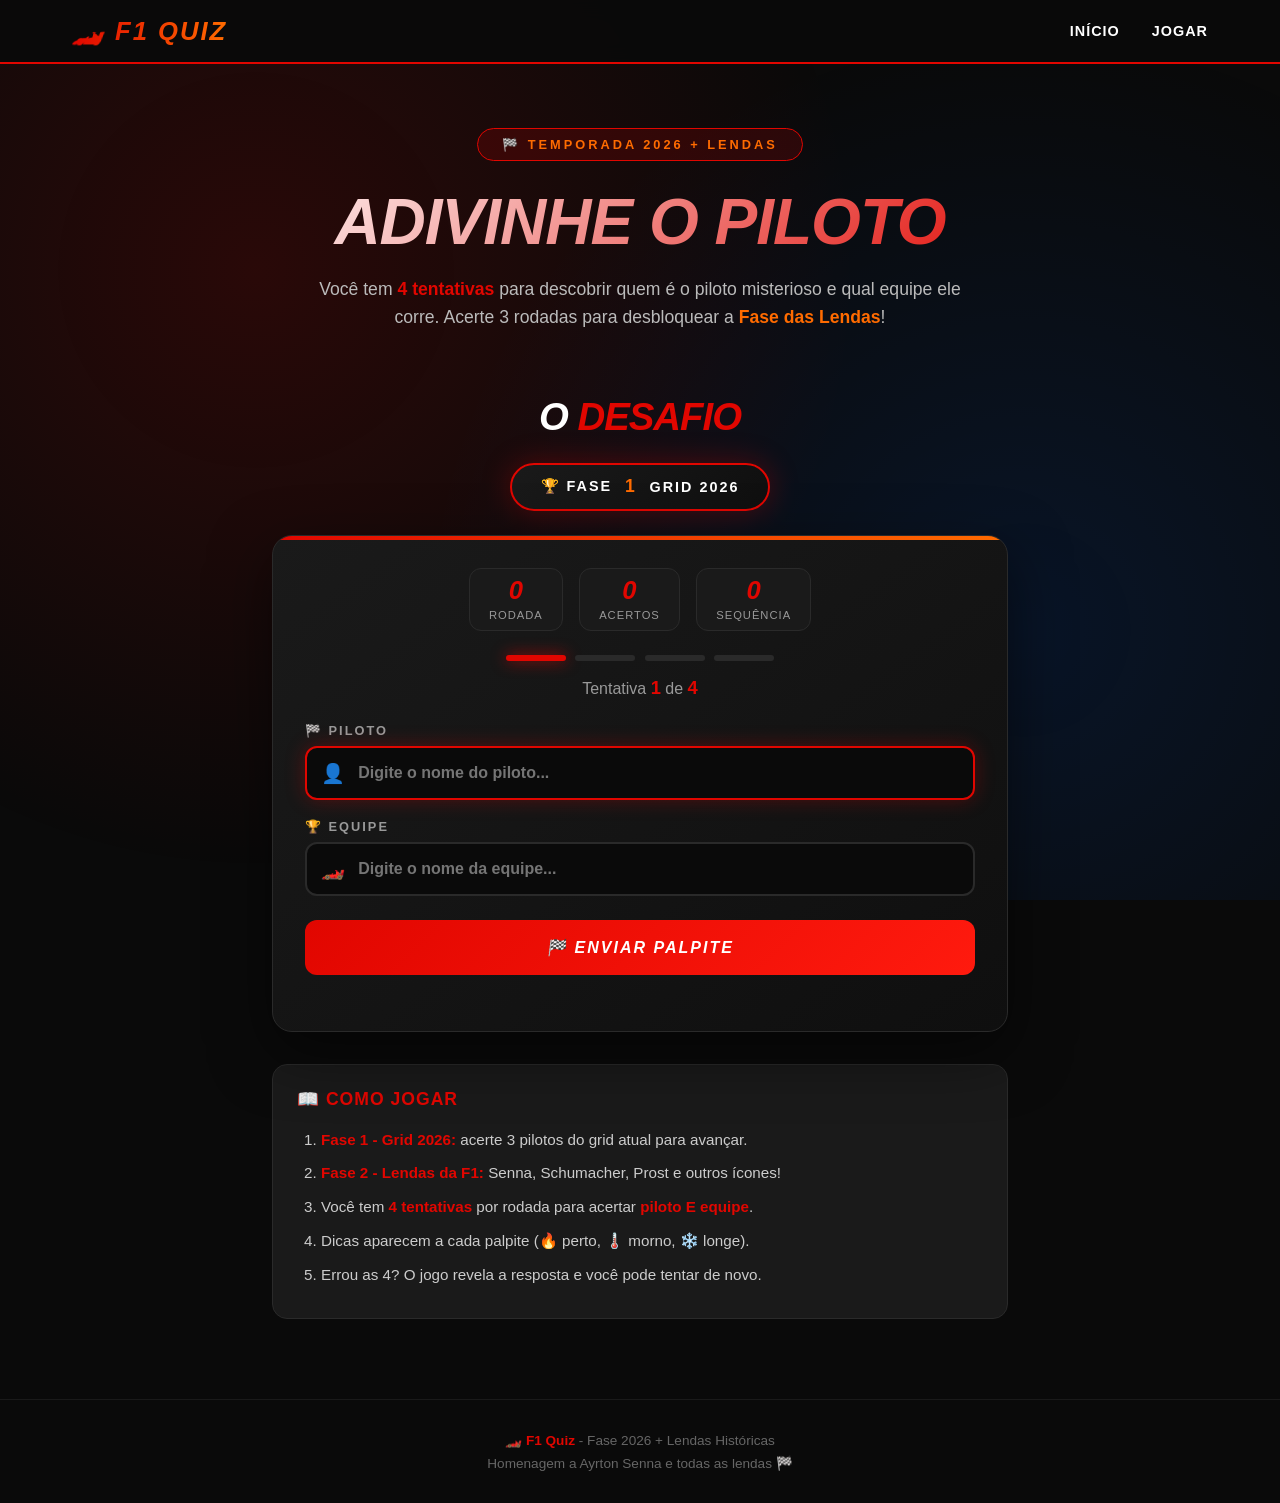
<file: front.html>
<!DOCTYPE html>
<html lang="pt-BR">
<head>
<meta charset="UTF-8">
<meta name="viewport" content="width=device-width, initial-scale=1.0">
<title>F1 Quiz 2026 - Adivinhe o Piloto</title>
<style>
  * { margin: 0; padding: 0; box-sizing: border-box; }

  body {
    font-family: 'Segoe UI', Tahoma, sans-serif;
    background: #0a0a0a;
    color: #fff;
    min-height: 100vh;
    overflow-x: hidden;
  }

  body::before {
    content: '';
    position: fixed;
    inset: 0;
    background:
      radial-gradient(circle at 20% 30%, rgba(225,6,0,0.15) 0%, transparent 50%),
      radial-gradient(circle at 80% 70%, rgba(0,100,255,0.12) 0%, transparent 50%);
    z-index: -1;
    pointer-events: none;
  }

  .header {
    position: sticky;
    top: 0;
    background: rgba(10,10,10,0.95);
    backdrop-filter: blur(10px);
    padding: 1rem 0;
    border-bottom: 2px solid #e10600;
    z-index: 100;
  }
  .nav {
    display: flex;
    justify-content: space-between;
    align-items: center;
    max-width: 1200px;
    margin: 0 auto;
    padding: 0 2rem;
  }
  .logo {
    font-size: 1.6rem;
    font-weight: 900;
    font-style: italic;
    letter-spacing: 2px;
    background: linear-gradient(90deg, #e10600, #ff6b00);
    -webkit-background-clip: text;
    -webkit-text-fill-color: transparent;
    background-clip: text;
  }
  .nav-links { display: flex; gap: 2rem; list-style: none; }
  .nav-links a {
    color: #fff;
    text-decoration: none;
    font-weight: 600;
    font-size: 0.9rem;
    letter-spacing: 1px;
    text-transform: uppercase;
    transition: color 0.3s;
  }
  .nav-links a:hover { color: #e10600; }

  .hero {
    padding: 4rem 2rem 2rem;
    text-align: center;
    max-width: 900px;
    margin: 0 auto;
  }
  .hero-badge {
    display: inline-block;
    padding: 0.5rem 1.5rem;
    background: rgba(225,6,0,0.15);
    border: 1px solid #e10600;
    border-radius: 50px;
    color: #ff6b00;
    font-weight: 700;
    letter-spacing: 3px;
    font-size: 0.8rem;
    margin-bottom: 1.5rem;
    text-transform: uppercase;
  }
  .hero h1 {
    font-size: clamp(2rem, 6vw, 4rem);
    font-weight: 900;
    font-style: italic;
    text-transform: uppercase;
    letter-spacing: -1px;
    margin-bottom: 1rem;
    background: linear-gradient(135deg, #fff 0%, #e10600 100%);
    -webkit-background-clip: text;
    -webkit-text-fill-color: transparent;
    background-clip: text;
  }
  .hero p {
    font-size: 1.1rem;
    color: #bbb;
    line-height: 1.6;
    max-width: 650px;
    margin: 0 auto;
  }

  .game-section {
    padding: 2rem 2rem 5rem;
    max-width: 800px;
    margin: 0 auto;
  }

  .section-title {
    text-align: center;
    font-size: clamp(1.6rem, 4vw, 2.4rem);
    font-weight: 900;
    font-style: italic;
    text-transform: uppercase;
    margin-bottom: 1.5rem;
    letter-spacing: -1px;
  }
  .section-title span { color: #e10600; }

  /* Fase badge */
  .phase-badge {
    text-align: center;
    margin-bottom: 1.5rem;
  }
  .phase-badge-inner {
    display: inline-flex;
    align-items: center;
    gap: 0.8rem;
    padding: 0.7rem 1.8rem;
    background: linear-gradient(135deg, #1a1a1a, #0f0f0f);
    border: 2px solid #e10600;
    border-radius: 50px;
    font-weight: 700;
    text-transform: uppercase;
    letter-spacing: 2px;
    font-size: 0.9rem;
    box-shadow: 0 0 30px rgba(225,6,0,0.3);
  }
  .phase-badge-inner .phase-num {
    color: #ff6b00;
    font-size: 1.1rem;
  }
  .phase-badge-inner .phase-name { color: #fff; }

  .game-card {
    background: linear-gradient(145deg, #1a1a1a, #0f0f0f);
    border: 1px solid #2a2a2a;
    border-radius: 20px;
    padding: 2rem;
    box-shadow: 0 20px 60px rgba(0,0,0,0.5);
    position: relative;
    overflow: hidden;
  }
  .game-card::before {
    content: '';
    position: absolute;
    top: 0; left: 0; right: 0;
    height: 4px;
    background: linear-gradient(90deg, #e10600, #ff6b00, #e10600);
    background-size: 200% 100%;
    animation: gradientShift 3s linear infinite;
  }
  @keyframes gradientShift {
    0% { background-position: 0% 0; }
    100% { background-position: 200% 0; }
  }

  .stats-container {
    display: flex;
    justify-content: center;
    gap: 1rem;
    margin-bottom: 1.5rem;
    flex-wrap: wrap;
  }
  .stat-item {
    text-align: center;
    padding: 0.6rem 1.2rem;
    background: #1a1a1a;
    border: 1px solid #2a2a2a;
    border-radius: 12px;
    min-width: 90px;
  }
  .stat-value {
    font-size: 1.6rem;
    font-weight: 900;
    font-style: italic;
    color: #e10600;
    line-height: 1;
  }
  .stat-label {
    font-size: 0.7rem;
    color: #999;
    text-transform: uppercase;
    letter-spacing: 1px;
    margin-top: 0.3rem;
  }

  .progress-container {
    display: flex;
    justify-content: center;
    gap: 0.6rem;
    margin-bottom: 1rem;
  }
  .progress-dot {
    width: 60px;
    height: 6px;
    background: #2a2a2a;
    border-radius: 3px;
    transition: all 0.3s;
  }
  .progress-dot.active {
    background: #e10600;
    box-shadow: 0 0 15px rgba(225,6,0,0.8);
  }
  .progress-dot.wrong { background: #444; }
  .progress-dot.correct {
    background: #00d26a;
    box-shadow: 0 0 15px rgba(0,210,106,0.8);
  }

  .attempts-info {
    text-align: center;
    margin-bottom: 1.5rem;
    color: #999;
    font-size: 1rem;
  }
  .attempts-info strong { color: #e10600; font-size: 1.15rem; }

  .inputs-container {
    display: flex;
    flex-direction: column;
    gap: 1.2rem;
    margin-bottom: 1.5rem;
  }
  .input-label {
    display: block;
    font-size: 0.8rem;
    text-transform: uppercase;
    letter-spacing: 2px;
    color: #999;
    margin-bottom: 0.5rem;
    font-weight: 700;
  }
  .input-wrapper {
    position: relative;
    display: flex;
    align-items: center;
  }
  .input-icon {
    position: absolute;
    left: 1rem;
    font-size: 1.2rem;
    pointer-events: none;
    z-index: 2;
  }
  .game-input {
    width: 100%;
    padding: 1rem 1rem 1rem 3.2rem;
    background: #0a0a0a;
    border: 2px solid #2a2a2a;
    border-radius: 12px;
    color: #fff;
    font-size: 1rem;
    font-weight: 600;
    transition: all 0.3s;
    font-family: inherit;
  }
  .game-input:focus {
    outline: none;
    border-color: #e10600;
    box-shadow: 0 0 20px rgba(225,6,0,0.3);
  }
  .game-input:disabled { opacity: 0.5; cursor: not-allowed; }

  .autocomplete {
    position: absolute;
    top: 100%;
    left: 0;
    right: 0;
    background: #1a1a1a;
    border: 2px solid #e10600;
    border-top: none;
    border-radius: 0 0 12px 12px;
    max-height: 200px;
    overflow-y: auto;
    z-index: 100;
    display: none;
  }
  .autocomplete.show { display: block; }
  .autocomplete-item {
    padding: 0.7rem 1rem 0.7rem 3.2rem;
    cursor: pointer;
    transition: background 0.2s;
    font-weight: 500;
  }
  .autocomplete-item:hover { background: #e10600; }

  .guess-btn {
    width: 100%;
    padding: 1.1rem;
    background: linear-gradient(135deg, #e10600, #ff1a0e);
    color: white;
    border: none;
    border-radius: 12px;
    font-size: 1rem;
    font-weight: 900;
    font-style: italic;
    letter-spacing: 2px;
    text-transform: uppercase;
    cursor: pointer;
    transition: all 0.3s;
    font-family: inherit;
  }
  .guess-btn:hover:not(:disabled) {
    transform: translateY(-2px);
    box-shadow: 0 10px 30px rgba(225,6,0,0.5);
  }
  .guess-btn:disabled { opacity: 0.5; cursor: not-allowed; }

  .feedback { margin-top: 1.5rem; }
  .feedback-card {
    padding: 1rem 1.2rem;
    border-radius: 12px;
    border-left: 4px solid;
    background: #0a0a0a;
    margin-bottom: 0.8rem;
    animation: fadeIn 0.4s;
  }
  @keyframes fadeIn {
    from { opacity: 0; transform: translateY(10px); }
    to { opacity: 1; transform: translateY(0); }
  }
  .feedback-card.correct {
    border-color: #00d26a;
    background: rgba(0,210,106,0.08);
  }
  .feedback-card.wrong {
    border-color: #e10600;
    background: rgba(225,6,0,0.08);
  }
  .feedback-card.hint {
    border-color: #ffb800;
    background: rgba(255,184,0,0.08);
  }
  .feedback-title {
    font-weight: 700;
    margin-bottom: 0.3rem;
    font-size: 0.95rem;
  }
  .feedback-text {
    color: #ccc;
    font-size: 0.9rem;
    line-height: 1.5;
  }
  .feedback-text strong { color: #fff; }

  .result-container {
    display: none;
    text-align: center;
    padding: 1.5rem 0;
  }
  .result-container.show {
    display: block;
    animation: fadeIn 0.5s;
  }
  .result-emoji { font-size: 4rem; margin-bottom: 0.8rem; }
  .result-title {
    font-size: 1.8rem;
    font-weight: 900;
    font-style: italic;
    text-transform: uppercase;
    margin-bottom: 1rem;
  }
  .result-title.win { color: #00d26a; }
  .result-title.lose { color: #e10600; }
  .result-text {
    color: #ccc;
    font-size: 1rem;
    margin-bottom: 1.5rem;
  }
  .result-answer {
    background: #1a1a1a;
    border: 2px solid #2a2a2a;
    border-radius: 12px;
    padding: 1.2rem;
    margin-bottom: 1.5rem;
  }
  .result-answer-label {
    font-size: 0.75rem;
    color: #999;
    text-transform: uppercase;
    letter-spacing: 2px;
    margin-bottom: 0.4rem;
  }
  .result-answer-value {
    font-size: 1.4rem;
    font-weight: 900;
    font-style: italic;
    color: #e10600;
  }
  .result-answer-team {
    font-size: 1rem;
    color: #ff6b00;
    margin-top: 0.3rem;
    font-weight: 600;
  }
  .result-details {
    display: flex;
    justify-content: center;
    gap: 0.6rem;
    flex-wrap: wrap;
    margin-bottom: 1.5rem;
  }
  .detail-chip {
    padding: 0.4rem 0.9rem;
    background: #1a1a1a;
    border: 1px solid #2a2a2a;
    border-radius: 50px;
    font-size: 0.85rem;
    color: #ccc;
  }
  .detail-chip strong { color: #fff; }

  .next-btn {
    padding: 1rem 2.5rem;
    background: linear-gradient(135deg, #e10600, #ff1a0e);
    color: white;
    border: none;
    border-radius: 12px;
    font-size: 0.95rem;
    font-weight: 900;
    font-style: italic;
    letter-spacing: 2px;
    text-transform: uppercase;
    cursor: pointer;
    transition: all 0.3s;
    font-family: inherit;
  }
  .next-btn:hover {
    transform: translateY(-2px);
    box-shadow: 0 10px 30px rgba(225,6,0,0.5);
  }
  .next-btn.secondary {
    background: #2a2a2a;
    border: 2px solid #e10600;
  }

  /* Upgrade de fase */
  .phase-upgrade {
    display: none;
    text-align: center;
    padding: 2rem 0;
  }
  .phase-upgrade.show {
    display: block;
    animation: fadeIn 0.5s;
  }
  .phase-upgrade-emoji {
    font-size: 4rem;
    margin-bottom: 1rem;
    animation: bounce 1s ease infinite;
  }
  @keyframes bounce {
    0%, 100% { transform: translateY(0); }
    50% { transform: translateY(-15px); }
  }
  .phase-upgrade-title {
    font-size: 1.6rem;
    font-weight: 900;
    font-style: italic;
    text-transform: uppercase;
    color: #ff6b00;
    margin-bottom: 0.8rem;
  }
  .phase-upgrade-text {
    color: #ccc;
    font-size: 1rem;
    margin-bottom: 1.5rem;
    line-height: 1.6;
  }

  .how-to-play {
    margin-top: 2rem;
    padding: 1.5rem;
    background: #1a1a1a;
    border-radius: 15px;
    border: 1px solid #2a2a2a;
  }
  .how-to-play h3 {
    font-size: 1.1rem;
    margin-bottom: 1rem;
    color: #e10600;
    text-transform: uppercase;
    letter-spacing: 1px;
  }
  .how-to-play ol {
    padding-left: 1.5rem;
    color: #ccc;
    line-height: 1.8;
    font-size: 0.95rem;
  }
  .how-to-play li { margin-bottom: 0.4rem; }
  .how-to-play strong { color: #e10600; }

  .footer {
    padding: 2rem;
    text-align: center;
    border-top: 1px solid #1a1a1a;
    color: #666;
    font-size: 0.85rem;
  }
  .footer strong { color: #e10600; }

  /* ===== ANIMAÇÃO DAS BANDEIRAS QUADRICULADAS ===== */
  .flags-overlay {
    position: fixed;
    inset: 0;
    pointer-events: none;
    z-index: 60;
    opacity: 0;
    overflow: hidden;
    transition: opacity 0.3s;
  }
  .flags-overlay.show { opacity: 1; }

  .flag {
    position: absolute;
    width: 120px;
    height: 80px;
    background:
      linear-gradient(45deg, #000 25%, transparent 25%) 0 0 / 40px 40px,
      linear-gradient(-45deg, #000 25%, transparent 25%) 0 20px / 40px 40px,
      linear-gradient(45deg, transparent 75%, #000 75%) 20px -20px / 40px 40px,
      linear-gradient(-45deg, transparent 75%, #000 75%) -20px 0 / 40px 40px;
    background-color: #fff;
    border: 3px solid #000;
    border-radius: 4px;
    box-shadow: 0 0 30px rgba(255,255,255,0.4);
    opacity: 0;
    animation: flagFly 3s ease-in-out forwards;
  }

  @keyframes flagFly {
    0% {
      opacity: 0;
      transform: translateX(-200px) rotate(-20deg) scale(0.5);
    }
    15% {
      opacity: 1;
      transform: translateX(10vw) rotate(-15deg) scale(1.1);
    }
    30% {
      transform: translateX(30vw) rotate(-5deg) scale(1);
    }
    50% {
      transform: translateX(50vw) rotate(5deg) scale(1.1);
    }
    70% {
      transform: translateX(70vw) rotate(10deg) scale(1);
    }
    85% {
      opacity: 1;
      transform: translateX(90vw) rotate(20deg) scale(1.1);
    }
    100% {
      opacity: 0;
      transform: translateX(110vw) rotate(30deg) scale(0.8);
    }
  }

  /* Confete quadriculado */
  .confetti {
    position: absolute;
    width: 12px;
    height: 12px;
    opacity: 0;
    animation: confettiFall 3s linear forwards;
  }
  @keyframes confettiFall {
    0% {
      opacity: 1;
      transform: translateY(-100px) rotate(0deg);
    }
    100% {
      opacity: 0;
      transform: translateY(110vh) rotate(720deg);
    }
  }

  /* Flash verde de acerto */
  .success-flash {
    position: fixed;
    inset: 0;
    background: radial-gradient(circle, rgba(0,210,106,0.4), transparent 70%);
    pointer-events: none;
    z-index: 55;
    opacity: 0;
    animation: successFlash 1s ease-out;
  }
  @keyframes successFlash {
    0% { opacity: 0; }
    30% { opacity: 1; }
    100% { opacity: 0; }
  }

  @media (max-width: 600px) {
    .nav-links { display: none; }
    .game-card { padding: 1.2rem; }
    .progress-dot { width: 40px; }
    .stat-item { min-width: 75px; padding: 0.5rem 0.8rem; }
    .stat-value { font-size: 1.3rem; }
    .flag { width: 80px; height: 55px; }
  }
</style>
</head>
<body>

<header class="header">
  <nav class="nav">
    <div class="logo">🏎️ F1 QUIZ</div>
    <ul class="nav-links">
      <li><a href="#home">Início</a></li>
      <li><a href="#game">Jogar</a></li>
    </ul>
  </nav>
</header>

<section class="hero" id="home">
  <div class="hero-badge">🏁 Temporada 2026 + Lendas</div>
  <h1>Adivinhe o Piloto</h1>
  <p>Você tem <strong style="color:#e10600">4 tentativas</strong> para descobrir quem é o piloto misterioso e qual equipe ele corre. Acerte 3 rodadas para desbloquear a <strong style="color:#ff6b00">Fase das Lendas</strong>!</p>
</section>

<section class="game-section" id="game">
  <h2 class="section-title">O <span>Desafio</span></h2>

  <div class="phase-badge">
    <div class="phase-badge-inner">
      <span>🏆 FASE</span>
      <span class="phase-num" id="phaseNum">1</span>
      <span class="phase-name" id="phaseName">Grid 2026</span>
    </div>
  </div>

  <div class="game-card">
    <div class="stats-container">
      <div class="stat-item">
        <div class="stat-value" id="statPuzzles">0</div>
        <div class="stat-label">Rodada</div>
      </div>
      <div class="stat-item">
        <div class="stat-value" id="statWins">0</div>
        <div class="stat-label">Acertos</div>
      </div>
      <div class="stat-item">
        <div class="stat-value" id="statStreak">0</div>
        <div class="stat-label">Sequência</div>
      </div>
    </div>

    <div class="progress-container" id="progressContainer">
      <div class="progress-dot active"></div>
      <div class="progress-dot"></div>
      <div class="progress-dot"></div>
      <div class="progress-dot"></div>
    </div>

    <div class="attempts-info">
      Tentativa <strong id="currentAttempt">1</strong> de <strong>4</strong>
    </div>

    <div class="inputs-container" id="inputsContainer">
      <div>
        <label class="input-label">🏁 Piloto</label>
        <div class="input-wrapper">
          <span class="input-icon">👤</span>
          <input type="text" class="game-input" id="pilotInput" placeholder="Digite o nome do piloto..." autocomplete="off">
          <div class="autocomplete" id="pilotAutocomplete"></div>
        </div>
      </div>

      <div>
        <label class="input-label">🏆 Equipe</label>
        <div class="input-wrapper">
          <span class="input-icon">🏎️</span>
          <input type="text" class="game-input" id="teamInput" placeholder="Digite o nome da equipe..." autocomplete="off">
          <div class="autocomplete" id="teamAutocomplete"></div>
        </div>
      </div>
    </div>

    <button class="guess-btn" id="guessBtn">🏁 Enviar Palpite</button>

    <div class="feedback" id="feedback"></div>

    <div class="result-container" id="resultContainer"></div>

    <div class="phase-upgrade" id="phaseUpgrade"></div>
  </div>

  <div class="how-to-play">
    <h3>📖 Como Jogar</h3>
    <ol>
      <li><strong>Fase 1 - Grid 2026:</strong> acerte 3 pilotos do grid atual para avançar.</li>
      <li><strong>Fase 2 - Lendas da F1:</strong> Senna, Schumacher, Prost e outros ícones!</li>
      <li>Você tem <strong>4 tentativas</strong> por rodada para acertar <strong>piloto E equipe</strong>.</li>
      <li>Dicas aparecem a cada palpite (🔥 perto, 🌡️ morno, ❄️ longe).</li>
      <li>Errou as 4? O jogo revela a resposta e você pode tentar de novo.</li>
    </ol>
  </div>
</section>

<footer class="footer">
  <p>🏎️ <strong>F1 Quiz</strong> - Fase 2026 + Lendas Históricas</p>
  <p style="margin-top:0.4rem;">Homenagem a Ayrton Senna e todas as lendas 🏁</p>
</footer>

<!-- Overlay das bandeiras -->
<div class="flags-overlay" id="flagsOverlay"></div>

<script>
/* ============ FASE 1: GRID F1 2026 ============ */
const PILOTS_2026 = [
  { name: "Max Verstappen", team: "Red Bull Racing", nationality: "Holandês", number: 3 },
  { name: "Isack Hadjar", team: "Red Bull Racing", nationality: "Francês", number: 6 },
  { name: "George Russell", team: "Mercedes", nationality: "Britânico", number: 63 },
  { name: "Kimi Antonelli", team: "Mercedes", nationality: "Italiano", number: 12 },
  { name: "Charles Leclerc", team: "Ferrari", nationality: "Monegasco", number: 16 },
  { name: "Lewis Hamilton", team: "Ferrari", nationality: "Britânico", number: 44 },
  { name: "Lando Norris", team: "McLaren", nationality: "Britânico", number: 1 },
  { name: "Oscar Piastri", team: "McLaren", nationality: "Australiano", number: 81 },
  { name: "Fernando Alonso", team: "Aston Martin", nationality: "Espanhol", number: 14 },
  { name: "Lance Stroll", team: "Aston Martin", nationality: "Canadense", number: 18 },
  { name: "Pierre Gasly", team: "Alpine", nationality: "Francês", number: 10 },
  { name: "Franco Colapinto", team: "Alpine", nationality: "Argentino", number: 43 },
  { name: "Esteban Ocon", team: "Haas", nationality: "Francês", number: 31 },
  { name: "Oliver Bearman", team: "Haas", nationality: "Britânico", number: 87 },
  { name: "Gabriel Bortoleto", team: "Audi", nationality: "Brasileiro", number: 5 },
  { name: "Nico Hulkenberg", team: "Audi", nationality: "Alemão", number: 27 },
  { name: "Sergio Perez", team: "Cadillac", nationality: "Mexicano", number: 11 },
  { name: "Valtteri Bottas", team: "Cadillac", nationality: "Finlandês", number: 77 },
  { name: "Alexander Albon", team: "Williams", nationality: "Tailandês", number: 23 },
  { name: "Carlos Sainz", team: "Williams", nationality: "Espanhol", number: 55 },
  { name: "Liam Lawson", team: "Racing Bulls", nationality: "Neozelandês", number: 30 },
  { name: "Arvid Lindblad", team: "Racing Bulls", nationality: "Britânico", number: 41 }
];

/* ============ FASE 2: LENDAS DA F1 ============ */
const PILOTS_LEGENDS = [
  { name: "Ayrton Senna", team: "McLaren", nationality: "Brasileiro", number: 12, era: "1984-1994" },
  { name: "Ayrton Senna", team: "Lotus", nationality: "Brasileiro", number: 12, era: "1985-1987" },
  { name: "Michael Schumacher", team: "Ferrari", nationality: "Alemão", number: 1, era: "1996-2006" },
  { name: "Michael Schumacher", team: "Benetton", nationality: "Alemão", number: 5, era: "1991-1995" },
  { name: "Alain Prost", team: "Williams", nationality: "Francês", number: 2, era: "1993" },
  { name: "Alain Prost", team: "McLaren", nationality: "Francês", number: 1, era: "1984-1989" },
  { name: "Niki Lauda", team: "Ferrari", nationality: "Austríaco", number: 1, era: "1974-1977" },
  { name: "Niki Lauda", team: "McLaren", nationality: "Austríaco", number: 8, era: "1982-1985" },
  { name: "Juan Manuel Fangio", team: "Mercedes", nationality: "Argentino", number: 2, era: "1954-1955" },
  { name: "Juan Manuel Fangio", team: "Alfa Romeo", nationality: "Argentino", number: 34, era: "1950-1951" },
  { name: "Sebastian Vettel", team: "Red Bull Racing", nationality: "Alemão", number: 5, era: "2009-2014" },
  { name: "Sebastian Vettel", team: "Ferrari", nationality: "Alemão", number: 5, era: "2015-2020" },
  { name: "Kimi Raikkonen", team: "Ferrari", nationality: "Finlandês", number: 7, era: "2007-2009" },
  { name: "Kimi Raikkonen", team: "McLaren", nationality: "Finlandês", number: 9, era: "2002-2006" },
  { name: "Nelson Piquet", team: "Williams", nationality: "Brasileiro", number: 5, era: "1986-1987" },
  { name: "Nelson Piquet", team: "Brabham", nationality: "Brasileiro", number: 5, era: "1978-1985" },
  { name: "Nigel Mansell", team: "Williams", nationality: "Britânico", number: 5, era: "1985-1992" },
  { name: "Jackie Stewart", team: "Tyrrell", nationality: "Britânico", number: 3, era: "1965-1973" },
  { name: "Jim Clark", team: "Lotus", nationality: "Britânico", number: 4, era: "1960-1968" },
  { name: "Graham Hill", team: "BRM", nationality: "Britânico", number: 4, era: "1960-1965" },
  { name: "Emerson Fittipaldi", team: "McLaren", nationality: "Brasileiro", number: 1, era: "1972-1975" },
  { name: "Emerson Fittipaldi", team: "Lotus", nationality: "Brasileiro", number: 6, era: "1970-1973" },
  { name: "Mika Hakkinen", team: "McLaren", nationality: "Finlandês", number: 8, era: "1993-2001" },
  { name: "Jenson Button", team: "Brawn GP", nationality: "Britânico", number: 22, era: "2009" },
  { name: "Jenson Button", team: "McLaren", nationality: "Britânico", number: 3, era: "2010-2016" },
  { name: "Nico Rosberg", team: "Mercedes", nationality: "Alemão", number: 6, era: "2010-2016" },
  { name: "Jacques Villeneuve", team: "Williams", nationality: "Canadense", number: 3, era: "1996-1998" },
  { name: "Damon Hill", team: "Williams", nationality: "Britânico", number: 5, era: "1993-1996" }
];

/* ============ ESTADO ============ */
let currentPhase = 1;
let currentPilot = null;
let currentAttempt = 1;
let roundOver = false;
let usedPilotNames = [];
let stats = {
  winsInPhase: 0,      // acertos na fase atual
  winsTotal: 0,        // total de acertos
  streak: 0,           // sequência
  puzzles: 0           // rodadas jogadas
};

const WINS_TO_ADVANCE = 3; // acertos necessários para avançar de fase

/* ============ DOM ============ */
const pilotInput = document.getElementById('pilotInput');
const teamInput = document.getElementById('teamInput');
const pilotAC = document.getElementById('pilotAutocomplete');
const teamAC = document.getElementById('teamAutocomplete');
const guessBtn = document.getElementById('guessBtn');
const feedbackEl = document.getElementById('feedback');
const resultEl = document.getElementById('resultContainer');
const phaseUpgradeEl = document.getElementById('phaseUpgrade');
const inputsContainer = document.getElementById('inputsContainer');
const progressContainer = document.getElementById('progressContainer');
const flagsOverlay = document.getElementById('flagsOverlay');

/* ============ HELPERS ============ */
function normalize(str) {
  return String(str)
    .toLowerCase()
    .trim()
    .normalize("NFD")
    .replace(/[\u0300-\u036f]/g, "")
    .replace(/[^a-z0-9\s]/g, "")
    .replace(/\s+/g, " ");
}

function similarity(a, b) {
  a = normalize(a); b = normalize(b);
  if (a === b) return 1;
  if (a.includes(b) || b.includes(a)) return 0.85;
  const wa = a.split(" ").filter(w => w.length > 1);
  const wb = b.split(" ").filter(w => w.length > 1);
  let matches = 0;
  wa.forEach(x => { if (wb.includes(x)) matches++; });
  const max = Math.max(wa.length, wb.length, 1);
  return matches / max;
}

function getCurrentPool() {
  return currentPhase === 1 ? PILOTS_2026 : PILOTS_LEGENDS;
}

function getUniquePilots() {
  // Retorna lista de pilotos únicos (por nome) da fase atual
  const pool = getCurrentPool();
  const uniqueMap = new Map();
  pool.forEach(p => {
    if (!uniqueMap.has(p.name)) uniqueMap.set(p.name, p);
  });
  return Array.from(uniqueMap.values());
}

function getUniqueTeams() {
  const pool = getCurrentPool();
  return [...new Set(pool.map(p => p.team))];
}

function pickRandomPilot() {
  const pool = getCurrentPool();
  let available = pool.filter(p => !usedPilotNames.includes(p.name + "|" + p.team));
  if (available.length === 0) {
    usedPilotNames = [];
    available = pool.slice();
  }
  const p = available[Math.floor(Math.random() * available.length)];
  usedPilotNames.push(p.name + "|" + p.team);
  if (usedPilotNames.length > 10) usedPilotNames.shift();
  return p;
}

/* ============ ANIMAÇÃO DE BANDEIRAS ============ */
function celebrateWin() {
  flagsOverlay.innerHTML = '';
  flagsOverlay.classList.add('show');

  const totalFlags = 10;
  for (let i = 0; i < totalFlags; i++) {
    setTimeout(() => {
      const flag = document.createElement('div');
      flag.className = 'flag';
      flag.style.top = (Math.random() * 60 + 10) + '%';
      flag.style.animationDelay = (Math.random() * 0.4) + 's';
      flag.style.animationDuration = (2.5 + Math.random() * 1.5) + 's';
      flagsOverlay.appendChild(flag);
    }, i * 120);
  }

  // Confetes quadriculados
  for (let i = 0; i < 60; i++) {
    setTimeout(() => {
      const conf = document.createElement('div');
      conf.className = 'confetti';
      conf.style.left = Math.random() * 100 + '%';
      conf.style.top = '-20px';
      conf.style.background = Math.random() > 0.5 ? '#fff' : '#000';
      conf.style.border = '1px solid ' + (Math.random() > 0.5 ? '#000' : '#fff');
      conf.style.animationDuration = (2 + Math.random() * 2) + 's';
      conf.style.animationDelay = (Math.random() * 0.5) + 's';
      flagsOverlay.appendChild(conf);
    }, i * 30);
  }

  // Flash verde
  const flash = document.createElement('div');
  flash.className = 'success-flash';
  document.body.appendChild(flash);
  setTimeout(() => flash.remove(), 1000);

  // Limpar depois
  setTimeout(() => {
    flagsOverlay.classList.remove('show');
    flagsOverlay.innerHTML = '';
  }, 4500);
}

/* ============ AUTCOMPLETE ============ */
function setupAutocomplete(input, acEl, getList) {
  // Remove listeners antigos clonando (para permitir atualização da lista)
  input.addEventListener('input', () => {
    const val = normalize(input.value);
    if (!val) { acEl.classList.remove('show'); acEl.innerHTML = ''; return; }
    const matches = getList().filter(item =>
      normalize(item).includes(val) && normalize(item) !== val
    ).slice(0, 6);
    if (matches.length === 0) {
      acEl.classList.remove('show'); acEl.innerHTML = ''; return;
    }
    acEl.innerHTML = matches.map(m => `<div class="autocomplete-item">${m}</div>`).join('');
    acEl.classList.add('show');
    acEl.querySelectorAll('.autocomplete-item').forEach(el => {
      el.addEventListener('mousedown', (e) => {
        e.preventDefault();
        input.value = el.textContent;
        acEl.classList.remove('show');
        acEl.innerHTML = '';
      });
    });
  });
  input.addEventListener('blur', () => {
    setTimeout(() => { acEl.classList.remove('show'); acEl.innerHTML = ''; }, 150);
  });
  input.addEventListener('focus', () => {
    if (input.value.trim()) input.dispatchEvent(new Event('input'));
  });
}

setupAutocomplete(pilotInput, pilotAC, () => getUniquePilots().map(p => p.name));
setupAutocomplete(teamInput, teamAC, () => getUniqueTeams());

/* ============ UI ============ */
function updateStats() {
  document.getElementById('statPuzzles').textContent = stats.puzzles;
  document.getElementById('statWins').textContent = stats.winsTotal;
  document.getElementById('statStreak').textContent = stats.streak;
}

function updatePhaseBadge() {
  document.getElementById('phaseNum').textContent = currentPhase;
  document.getElementById('phaseName').textContent =
    currentPhase === 1 ? 'Grid 2026' : 'Lendas da F1';
}

function updateProgress() {
  const dots = progressContainer.querySelectorAll('.progress-dot');
  dots.forEach((d, i) => {
    d.classList.remove('active', 'wrong', 'correct');
    if (i < currentAttempt - 1) d.classList.add('wrong');
    else if (i === currentAttempt - 1 && !roundOver) d.classList.add('active');
  });
}

function markDot(idx, state) {
  const dots = progressContainer.querySelectorAll('.progress-dot');
  if (dots[idx]) {
    dots[idx].classList.remove('active');
    dots[idx].classList.add(state);
  }
}

function updateAttemptInfo() {
  document.getElementById('currentAttempt').textContent = Math.min(currentAttempt, 4);
}

function clearFeedback() {
  feedbackEl.innerHTML = '';
}

function addFeedback(type, title, text) {
  const div = document.createElement('div');
  div.className = 'feedback-card ' + type;
  div.innerHTML = `<div class="feedback-title">${title}</div><div class="feedback-text">${text}</div>`;
  feedbackEl.appendChild(div);
}

/* ============ LÓGICA ============ */
function startNewRound() {
  currentPilot = pickRandomPilot();
  currentAttempt = 1;
  roundOver = false;

  pilotInput.value = '';
  teamInput.value = '';
  pilotInput.disabled = false;
  teamInput.disabled = false;
  guessBtn.disabled = false;
  guessBtn.textContent = '🏁 Enviar Palpite';
  guessBtn.style.display = 'block';
  inputsContainer.style.display = 'flex';
  progressContainer.style.display = 'flex';
  resultEl.classList.remove('show');
  resultEl.innerHTML = '';
  phaseUpgradeEl.classList.remove('show');
  phaseUpgradeEl.innerHTML = '';
  clearFeedback();
  updateProgress();
  updateAttemptInfo();
  updateStats();
  updatePhaseBadge();
  setTimeout(() => pilotInput.focus(), 100);
}

function makeGuess() {
  if (roundOver) return;

  const pGuess = pilotInput.value.trim();
  const tGuess = teamInput.value.trim();

  if (!pGuess || !tGuess) {
    clearFeedback();
    addFeedback('hint', '⚠️ Preencha os dois campos', 'Você precisa digitar o <strong>piloto</strong> E a <strong>equipe</strong>.');
    return;
  }

  clearFeedback();

  const pCorrect = normalize(pGuess) === normalize(currentPilot.name);
  const tCorrect = normalize(tGuess) === normalize(currentPilot.team);

  if (pCorrect && tCorrect) {
    markDot(currentAttempt - 1, 'correct');
    roundOver = true;
    stats.winsTotal++;
    stats.winsInPhase++;
    stats.streak++;
    stats.puzzles++;
    updateStats();
    celebrateWin();
    showResult(true);
    return;
  }

  // Feedback
  if (pCorrect) {
    addFeedback('correct', '✅ Piloto Correto!', `Você acertou o piloto: <strong>${currentPilot.name}</strong>`);
  } else {
    const sim = similarity(pGuess, currentPilot.name);
    let dica = sim > 0.5 ? '🔥 Muito perto! O nome é bem similar.'
              : sim > 0.2 ? '🌡️ Você está morno! Alguma parte bate.'
              : '❄️ Longe! Pense melhor no piloto.';
    addFeedback('wrong', '❌ Piloto Errado', `"${pGuess}" não é o piloto. ${dica}`);
  }

  if (tCorrect) {
    addFeedback('correct', '✅ Equipe Correta!', `A equipe é: <strong>${currentPilot.team}</strong>`);
  } else {
    const sim = similarity(tGuess, currentPilot.team);
    let dica = sim > 0.5 ? '🔥 Muito perto! A equipe é similar.'
              : sim > 0.2 ? '🌡️ Você está morno!'
              : '❄️ Longe! Pense melhor na equipe.';
    addFeedback('wrong', '❌ Equipe Errada', `"${tGuess}" não é a equipe. ${dica}`);
  }

  // Dicas extras
  const hints = [];
  if (!pCorrect && !tCorrect) {
    hints.push(`Nacionalidade: <strong>${currentPilot.nationality}</strong>`);
  } else if (pCorrect && !tCorrect) {
    hints.push(`A equipe começa com <strong>${currentPilot.team.charAt(0)}</strong>`);
  } else if (!pCorrect && tCorrect) {
    hints.push(`O número do piloto é <strong>${currentPilot.number}</strong>`);
  }
  if (hints.length) addFeedback('hint', '💡 Dica', hints.join('<br>'));

  markDot(currentAttempt - 1, (pCorrect || tCorrect) ? 'correct' : 'wrong');
  currentAttempt++;

  if (currentAttempt > 4) {
    roundOver = true;
    stats.streak = 0;
    stats.puzzles++;
    updateStats();
    showResult(false);
    return;
  }

  updateProgress();
  updateAttemptInfo();

  if (!pCorrect) pilotInput.value = '';
  if (!tCorrect) teamInput.value = '';
  if (!pCorrect) pilotInput.focus();
  else teamInput.focus();
}

function showResult(won) {
  inputsContainer.style.display = 'none';
  guessBtn.style.display = 'none';

  const eraChip = currentPilot.era
    ? `<div class="detail-chip">📅 Era <strong>${currentPilot.era}</strong></div>`
    : '';

  if (won) {
    const canAdvance = currentPhase === 1 && stats.winsInPhase >= WINS_TO_ADVANCE;

    resultEl.innerHTML = `
      <div class="result-emoji">🏆</div>
      <div class="result-title win">Parabéns!</div>
      <div class="result-text">Você acertou em <strong>${currentAttempt} tentativa(s)</strong>!</div>
      <div class="result-answer">
        <div class="result-answer-label">🏁 Piloto</div>
        <div class="result-answer-value">${currentPilot.name}</div>
        <div class="result-answer-team">🏎️ ${currentPilot.team}</div>
      </div>
      <div class="result-details">
        <div class="detail-chip">🌍 <strong>${currentPilot.nationality}</strong></div>
        <div class="detail-chip">🔢 Número <strong>${currentPilot.number}</strong></div>
        ${eraChip}
      </div>
      <button class="next-btn" id="nextBtn">Próximo Desafio 🏁</button>
    `;
    resultEl.classList.add('show');
    document.getElementById('nextBtn').addEventListener('click', () => {
      if (canAdvance) {
        advancePhase();
      } else {
        startNewRound();
      }
    });
  } else {
    resultEl.innerHTML = `
      <div class="result-emoji">💨</div>
      <div class="result-title lose">Game Over</div>
      <div class="result-text">Você usou todas as 4 tentativas. A resposta era:</div>
      <div class="result-answer">
        <div class="result-answer-label">🏁 Piloto</div>
        <div class="result-answer-value">${currentPilot.name}</div>
        <div class="result-answer-team">🏎️ ${currentPilot.team}</div>
      </div>
      <div class="result-details">
        <div class="detail-chip">🌍 <strong>${currentPilot.nationality}</strong></div>
        <div class="detail-chip">🔢 Número <strong>${currentPilot.number}</strong></div>
        ${eraChip}
      </div>
      <button class="next-btn" id="nextBtn">Tentar Novamente 🔄</button>
    `;
    resultEl.classList.add('show');
    document.getElementById('nextBtn').addEventListener('click', startNewRound);
  }
}

function advancePhase() {
  currentPhase = 2;
  stats.winsInPhase = 0;
  usedPilotNames = [];

  inputsContainer.style.display = 'none';
  guessBtn.style.display = 'none';
  resultEl.classList.remove('show');
  resultEl.innerHTML = '';
  progressContainer.style.display = 'none';
  clearFeedback();

  phaseUpgradeEl.innerHTML = `
    <div class="phase-upgrade-emoji">🏆</div>
    <div class="phase-upgrade-title">Fase 2 Desbloqueada!</div>
    <div class="phase-upgrade-text">
      Você dominou o grid 2026!<br>
      Agora é hora das <strong style="color:#ff6b00">LENDAS DA F1</strong>.<br>
      Senna, Schumacher, Prost, Fangio e muito mais te esperam.
    </div>
    <button class="next-btn" id="startPhase2Btn">Começar Fase das Lendas 🏁</button>
  `;
  phaseUpgradeEl.classList.add('show');
  updatePhaseBadge();

  document.getElementById('startPhase2Btn').addEventListener('click', () => {
    phaseUpgradeEl.classList.remove('show');
    phaseUpgradeEl.innerHTML = '';
    progressContainer.style.display = 'flex';
    startNewRound();
  });
}

/* ============ EVENTOS ============ */
guessBtn.addEventListener('click', makeGuess);

pilotInput.addEventListener('keydown', (e) => {
  if (e.key === 'Enter') { e.preventDefault(); teamInput.focus(); }
});
teamInput.addEventListener('keydown', (e) => {
  if (e.key === 'Enter') { e.preventDefault(); makeGuess(); }
});

/* ============ INICIAR ============ */
startNewRound();
</script>

</body>
</html>
</file>
